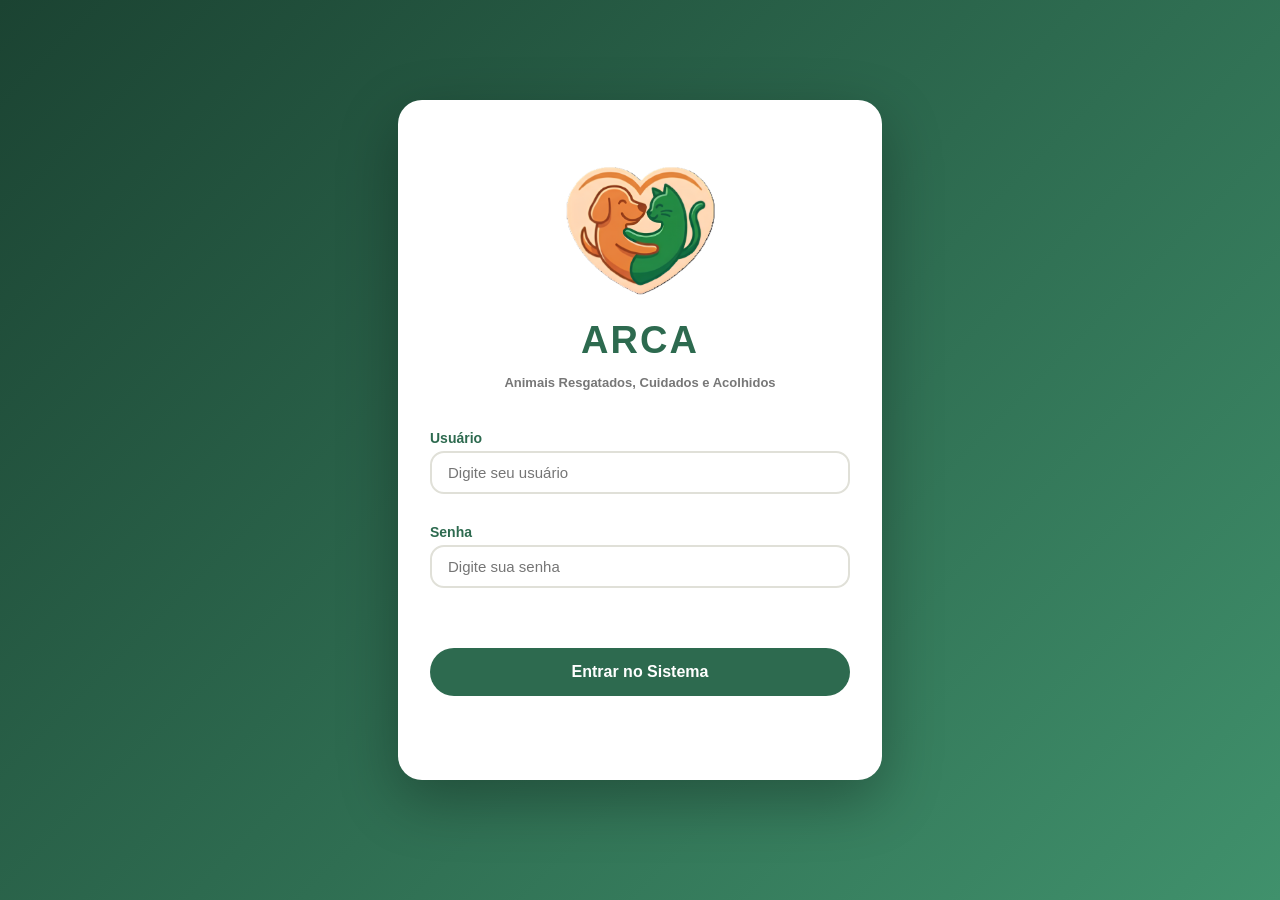
<file: index.html>
<!DOCTYPE html>
<html lang="pt-br">
<head>
  <meta charset="UTF-8">
  <meta name="viewport" content="width=device-width, initial-scale=1.0">
  <title>Login</title>
  <link rel="stylesheet" href="./CSS/Login.css">
</head>

<body>
  <div class="login-card">
    <div class="login-logo">
      <div class="logo"><img src="./Imagens/Logo.png" alt="Logo do Site"></div>
      <h1>ARCA</h1>
      <p>Animais Resgatados, Cuidados e Acolhidos</p>
    </div>
    <div id="login-alerta" class="alerta-erro esconde">Usuário ou senha incorretos.</div>

    <div class="form-group">
      <label for="inp-usuario">Usuário</label>
      <input type="text" id="inp-usuario" placeholder="Digite seu usuário" autocomplete="username">
    </div>

    <div class="form-group">
      <label for="inp-senha">Senha</label>
      <input type="password" id="inp-senha" placeholder="Digite sua senha" autocomplete="current-password">
    </div>

    <button class="btn-login" onclick="realizarLogin()">Entrar no Sistema</button>
  </div>
</body>

</html>
<script src="./JS/Login.js"></script>
</file>
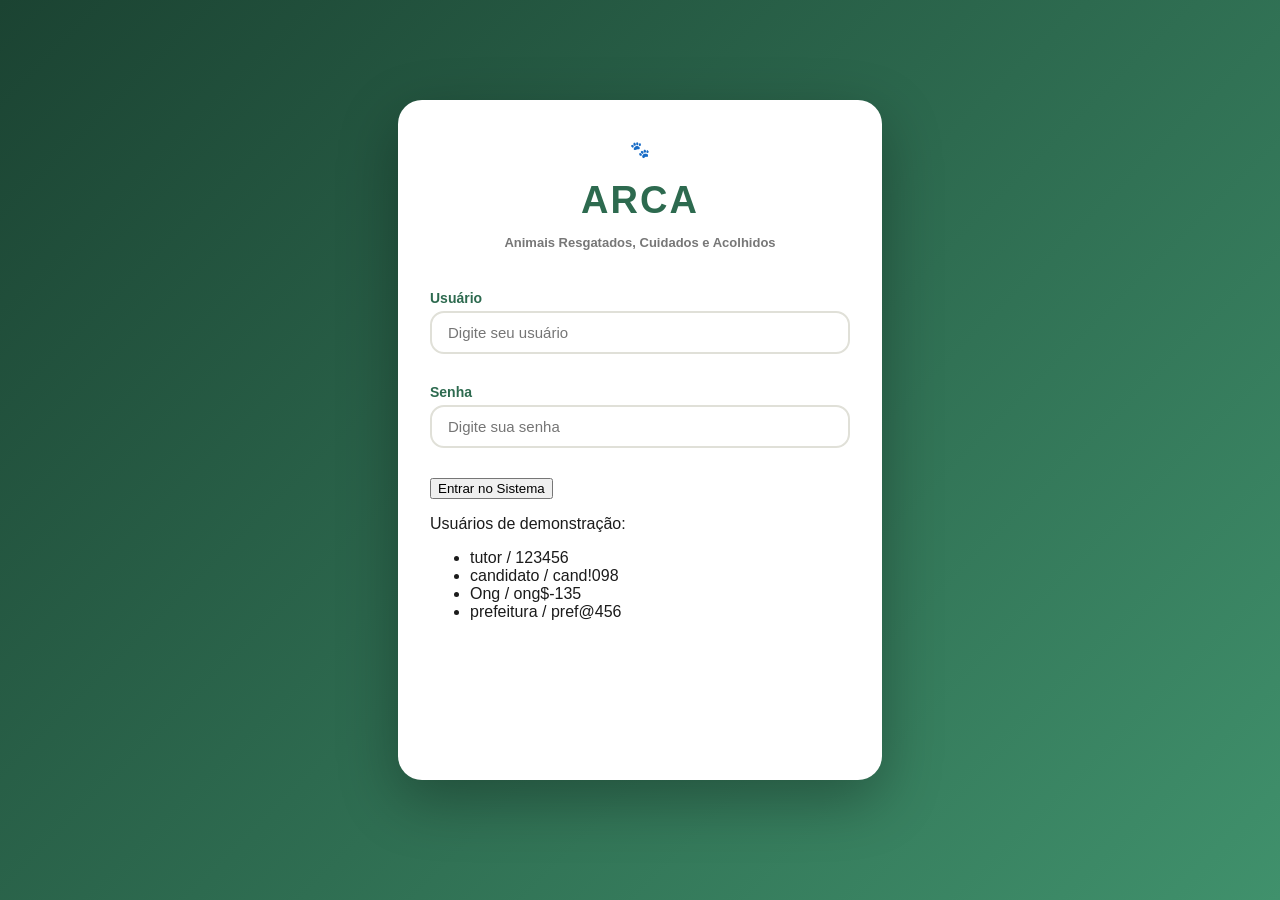
<file: Index.html>
<!DOCTYPE html>
<html lang="pt-br">
<head>
    <meta charset="UTF-8">
    <meta name="viewport" content="width=device-width, initial-scale=1.0">
    <title>Home</title>
    <link rel="stylesheet" href="./CSS/Login.css">
</head>
<body>
  <div class="login-card">
    <div class="login-logo">
      <div class="logo">🐾</div>
      <h1>ARCA</h1>
      <p>Animais Resgatados, Cuidados e Acolhidos</p>
    </div>
    <div id="login-alerta" class="alerta-erro esconde">Usuário ou senha incorretos.</div>
    <div class="form-group">
      <label for="inp-usuario">Usuário</label>
      <input type="text" id="inp-usuario" placeholder="Digite seu usuário" autocomplete="username">
    </div>
    <div class="form-group">
      <label for="inp-senha">Senha</label>
      <input type="password" id="inp-senha" placeholder="Digite sua senha" autocomplete="current-password">
    </div>
    <button class="btn btn-primary" onclick="realizarLogin()">Entrar no Sistema</button>
    <div class="dica-usuarios">
      <p>Usuários de demonstração:</p>
      <ul>
        <li>tutor / 123456</li>
        <li>candidato / cand!098</li>
        <li>Ong / ong$-135</li>
        <li>prefeitura / pref@456</li>
      </ul>
    </div>
  </div>
</body>
</html>
<script src="./JS/Login.js"></script>
</file>
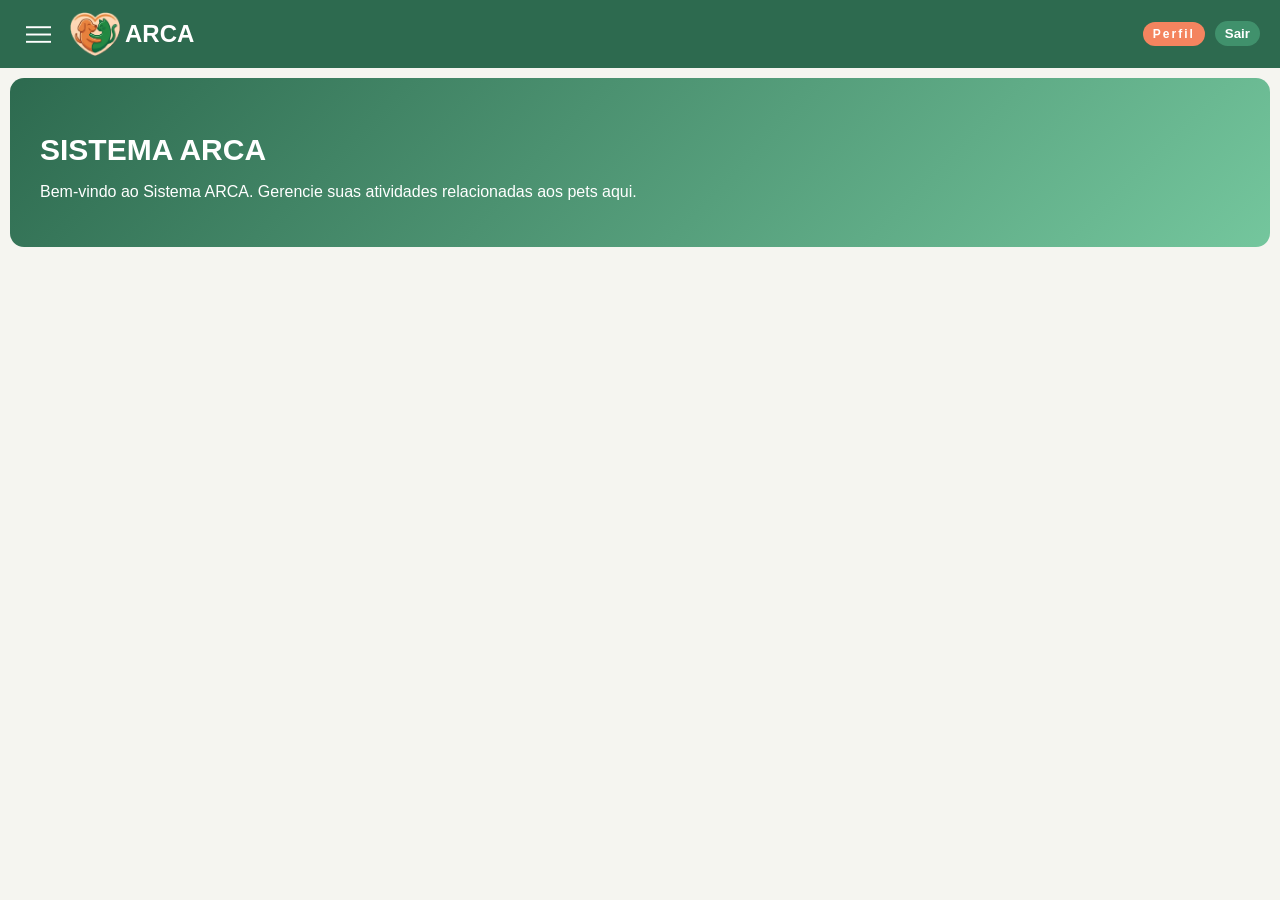
<file: Telas/home.html>
<!DOCTYPE html>
<html lang="pt-br">
<head>
  <meta charset="UTF-8">
  <meta name="viewport" content="width=device-width, initial-scale=1.0">
  <link rel="stylesheet" href="../CSS/Home.css">
  <title>Home</title>
</head>

<body>
  <div class="topo">
    <div class="topo-menu">
      <button class="menu-logo" onclick="abreMenu()"><img src="../Imagens/Icones/menu-de-hamburguer.png"
          alt="Menu Lateral"></button>
      <img class="logo" src="../Imagens/Logo.png" alt="Logo do Site">
      <h2>ARCA</h2>
    </div>
    <div class="topo-perfil">
      <div class="perfil" id="perfil">Perfil</div>
      <button class="btn-sair" onclick="sair()">Sair</button>
    </div>
  </div>
  <div class="area-principal">
    <nav class="menu-lateral" id="menu-lateral"></nav>
    <main class="conteudo" id="conteudo">

      <div class="banner">
        <h2>SISTEMA ARCA</h2>
        <p>Bem-vindo ao Sistema ARCA. Gerencie suas atividades relacionadas aos pets aqui.</p>
      </div>

    </main>
  </div>
</body>

</html>
<script src="../JS/Home.js"></script>
</file>
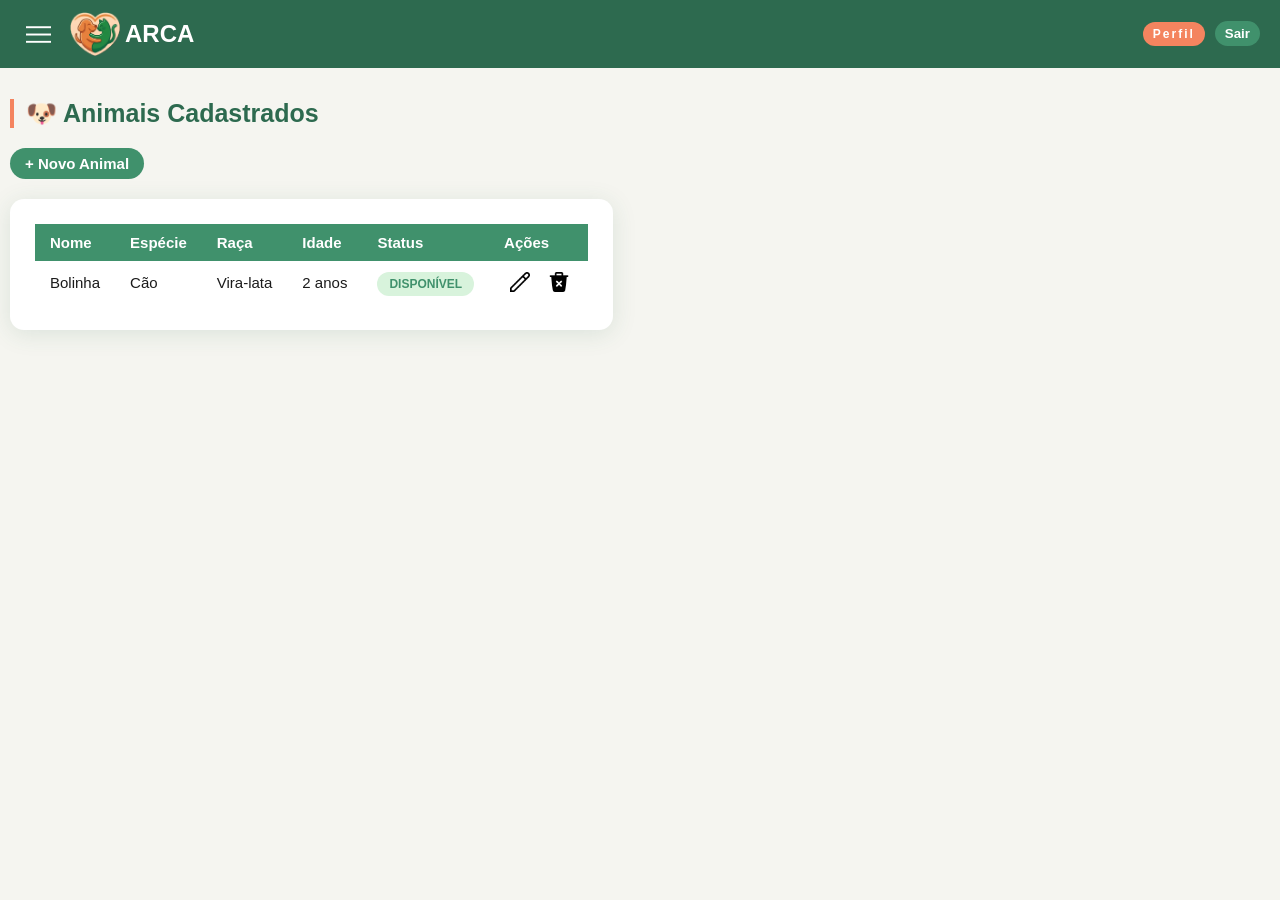
<file: Telas/Ong/animaiscadastrados.html>
<!DOCTYPE html>
<html lang="pt-br">
<head>
  <meta charset="UTF-8">
  <meta name="viewport" content="width=device-width, initial-scale=1.0">
  <link rel="stylesheet" href="../../CSS/Ong/animaiscadastrados.css">
  <title>Animais Cadastrados</title>
</head>

<body>
  <div class="topo">
    <div class="topo-menu">
      <button class="menu-logo" onclick="abreMenu()"><img src="../../Imagens/Icones/menu-de-hamburguer.png"
          alt="Menu Lateral"></button>
      <img class="logo" src="../../Imagens/Logo.png" alt="Logo do Site">
      <h2>ARCA</h2>
    </div>
    <div class="topo-perfil">
      <div class="perfil" id="perfil">Perfil</div>
      <button class="btn-sair" onclick="sair()">Sair</button>
    </div>
  </div>
  <div class="area-principal">
    <nav class="menu-lateral" id="menu-lateral"></nav>
    <main class="conteudo" id="conteudo">

      <h2 class="titulo">&#x1F436; Animais Cadastrados</h2>
        <button class="btn" onclick="abrirModalNovoAnimal()">+ Novo Animal</button>
      <div class="card">
        <table>
          <thead>
            <tr>
              <th>Nome</th>
              <th>Espécie</th>
              <th>Raça</th>
              <th>Idade</th>
              <th>Status</th>
              <th>Ações</th>
            </tr>
          </thead>
          <tbody>
            <tr>
              <td>Bolinha</td>
              <td>Cão</td>
              <td>Vira-lata</td>
              <td>2 anos</td>
              <td><span class="tag tag-verde">Disponível</span>
              </td>
              <td>
                <div class="acoes">
                  <button class="btn-altera" onclick="atualizar()"><img
                      src="../../Imagens/Icones/lapis.png" alt="Botão de alterar"></button>
                  <button class="btn-exclui" onclick="excluir()"><img
                      src="../../Imagens/Icones/lixeira.png" alt="Botão de excluir"></button>
                </div>
              </td>
            </tr>
          </tbody>
        </table>
      </div>

    </main>
  </div>
</body>

</html>
<script src="../../JS/Ong/animaiscadastrados.js"></script>
</file>
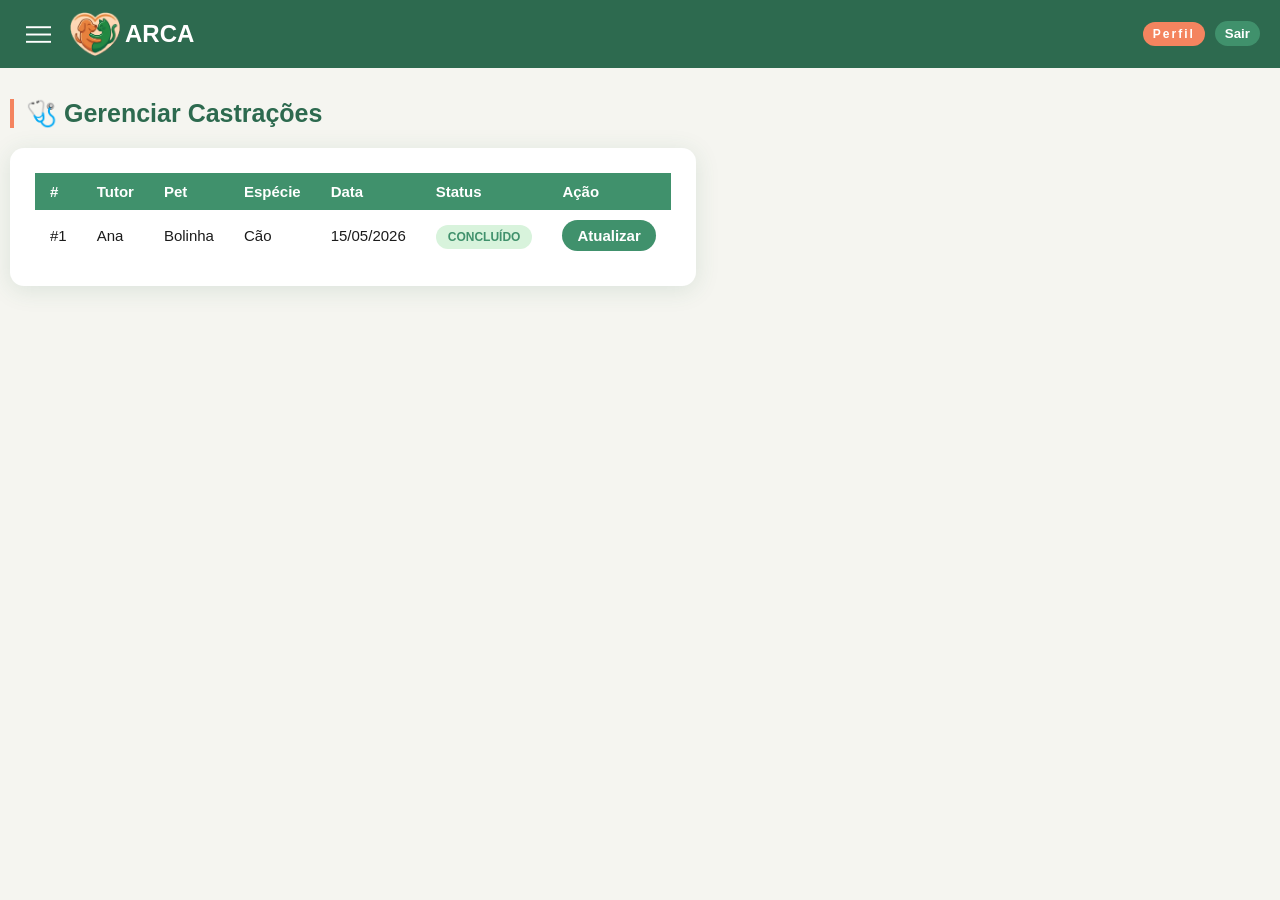
<file: Telas/Ong/castracoes.html>
<!DOCTYPE html>
<html lang="pt-br">
<head>
  <meta charset="UTF-8">
  <meta name="viewport" content="width=device-width, initial-scale=1.0">
  <link rel="stylesheet" href="../../CSS/Ong/castracoes.css">
  <title>Castrações</title>
</head>

<body>
  <div class="topo">
    <div class="topo-menu">
      <button class="menu-logo" onclick="abreMenu()"><img src="../../Imagens/Icones/menu-de-hamburguer.png"
          alt="Menu Lateral"></button>
      <img class="logo" src="../../Imagens/Logo.png" alt="Logo do Site">
      <h2>ARCA</h2>
    </div>
    <div class="topo-perfil">
      <div class="perfil" id="perfil">Perfil</div>
      <button class="btn-sair" onclick="sair()">Sair</button>
    </div>
  </div>
  <div class="area-principal">
    <nav class="menu-lateral" id="menu-lateral"></nav>
    <main class="conteudo" id="conteudo">

      <h2 class="titulo">&#x1FA7A; Gerenciar Castrações</h2>
      <div class="card">
        <table>
          <thead>
            <tr>
              <th>#</th>
              <th>Tutor</th>
              <th>Pet</th>
              <th>Espécie</th>
              <th>Data</th>
              <th>Status</th>
              <th>Ação</th>
            </tr>
          </thead>
          <tbody>
            <tr>
              <td>#1</td>
              <td>Ana</td>
              <td>Bolinha</td>
              <td>Cão</td>
              <td>15/05/2026</td>
              <td><span
                  class="tag tag-verde">Concluído</span>
              </td>
              <td><button class="btn" onclick=atualizar()>Atualizar</button></td>
            </tr>
          </tbody>
        </table>
      </div>

    </main>
  </div>
</body>

</html>
<script src="../../JS/Ong/castracoes.js"></script>
</file>
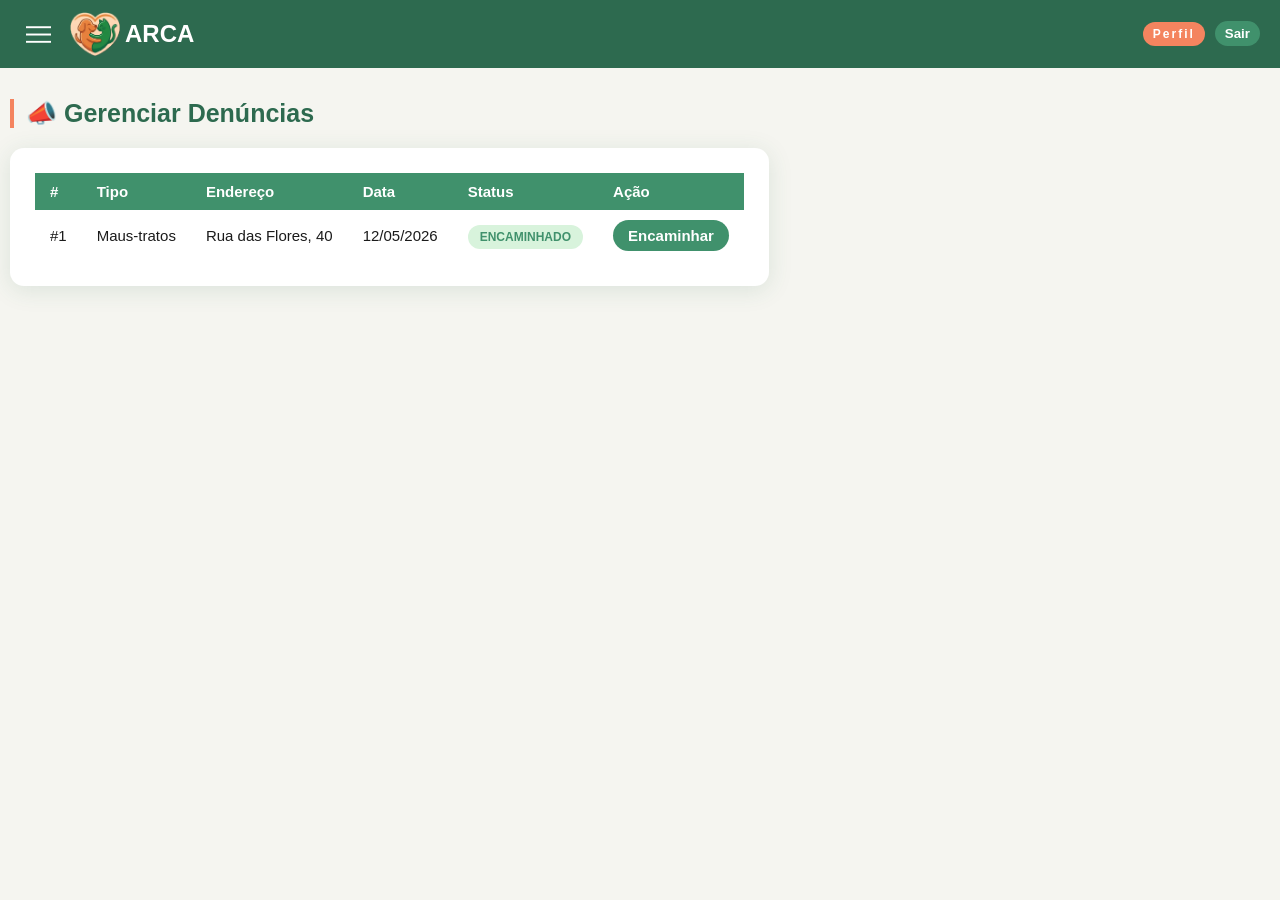
<file: Telas/Ong/denuncias.html>
<!DOCTYPE html>
<html lang="pt-br">
<head>
  <meta charset="UTF-8">
  <meta name="viewport" content="width=device-width, initial-scale=1.0">
  <link rel="stylesheet" href="../../CSS/Ong/denuncias.css">
  <title>Denúncias</title>
</head>

<body>
  <div class="topo">
    <div class="topo-menu">
      <button class="menu-logo" onclick="abreMenu()"><img src="../../Imagens/Icones/menu-de-hamburguer.png"
          alt="Menu Lateral"></button>
      <img class="logo" src="../../Imagens/Logo.png" alt="Logo do Site">
      <h2>ARCA</h2>
    </div>
    <div class="topo-perfil">
      <div class="perfil" id="perfil">Perfil</div>
      <button class="btn-sair" onclick="sair()">Sair</button>
    </div>
  </div>
  <div class="area-principal">
    <nav class="menu-lateral" id="menu-lateral"></nav>
    <main class="conteudo" id="conteudo">

      <h2 class="titulo">📣 Gerenciar Denúncias</h2>
      <div class="card">
        <table>
          <thead>
            <tr>
              <th>#</th>
              <th>Tipo</th>
              <th>Endereço</th>
              <th>Data</th>
              <th>Status</th>
              <th>Ação</th>
            </tr>
          </thead>
          <tbody>
            <tr>
              <td>#1</td>
              <td>Maus-tratos</td>
              <td>Rua das Flores, 40</td>
              <td>12/05/2026</td>
              <td><span class="tag tag-verde">ENCAMINHADO</span></td>
              <td><button class="btn " onclick=encaminhar()>Encaminhar</button>
              </td>
            </tr>
          </tbody>
        </table>
      </div>

    </main>
  </div>
</body>

</html>
<script src="../../JS/Ong/denuncias.js"></script>
</file>
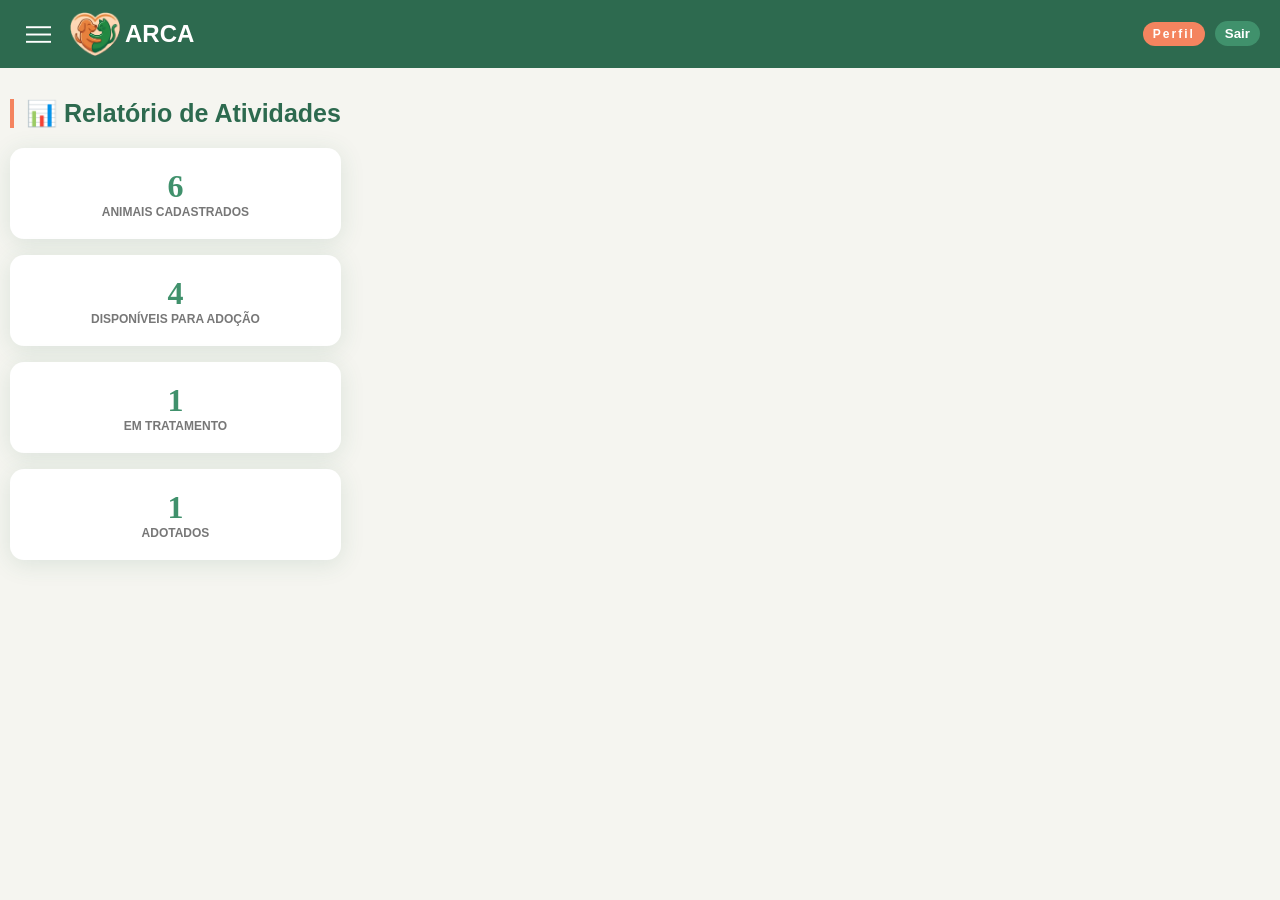
<file: Telas/Ong/relatorio.html>
<!DOCTYPE html>
<html lang="pt-br">
<head>
  <meta charset="UTF-8">
  <meta name="viewport" content="width=device-width, initial-scale=1.0">
  <link rel="stylesheet" href="../../CSS/Ong/relatorio.css">
  <title>Relatório</title>
</head>

<body>
  <div class="topo">
    <div class="topo-menu">
      <button class="menu-logo" onclick="abreMenu()"><img src="../../Imagens/Icones/menu-de-hamburguer.png"
          alt="Menu Lateral"></button>
      <img class="logo" src="../../Imagens/Logo.png" alt="Logo do Site">
      <h2>ARCA</h2>
    </div>
    <div class="topo-perfil">
      <div class="perfil" id="perfil">Perfil</div>
      <button class="btn-sair" onclick="sair()">Sair</button>
    </div>
  </div>
  <div class="area-principal">
    <nav class="menu-lateral" id="menu-lateral"></nav>
    <main class="conteudo" id="conteudo">

      <h2 class="titulo">&#128202; Relatório de Atividades</h2>
      <div class="dash-cards">
        <div class="dash-card">
          <div class="numero">6</div>
          <div class="rotulo">Animais cadastrados</div>
        </div>
        <div class="dash-card">
          <div class="numero">4</div>
          <div class="rotulo">Disponíveis para adoção</div>
        </div>
        <div class="dash-card">
          <div class="numero">1</div>
          <div class="rotulo">Em tratamento</div>
        </div>
        <div class="dash-card">
          <div class="numero">1</div>
          <div class="rotulo">Adotados</div>
        </div>
      </div>
    </main>
  </div>
</body>

</html>
<script src="../../JS/Ong/relatorio.js"></script>
</file>
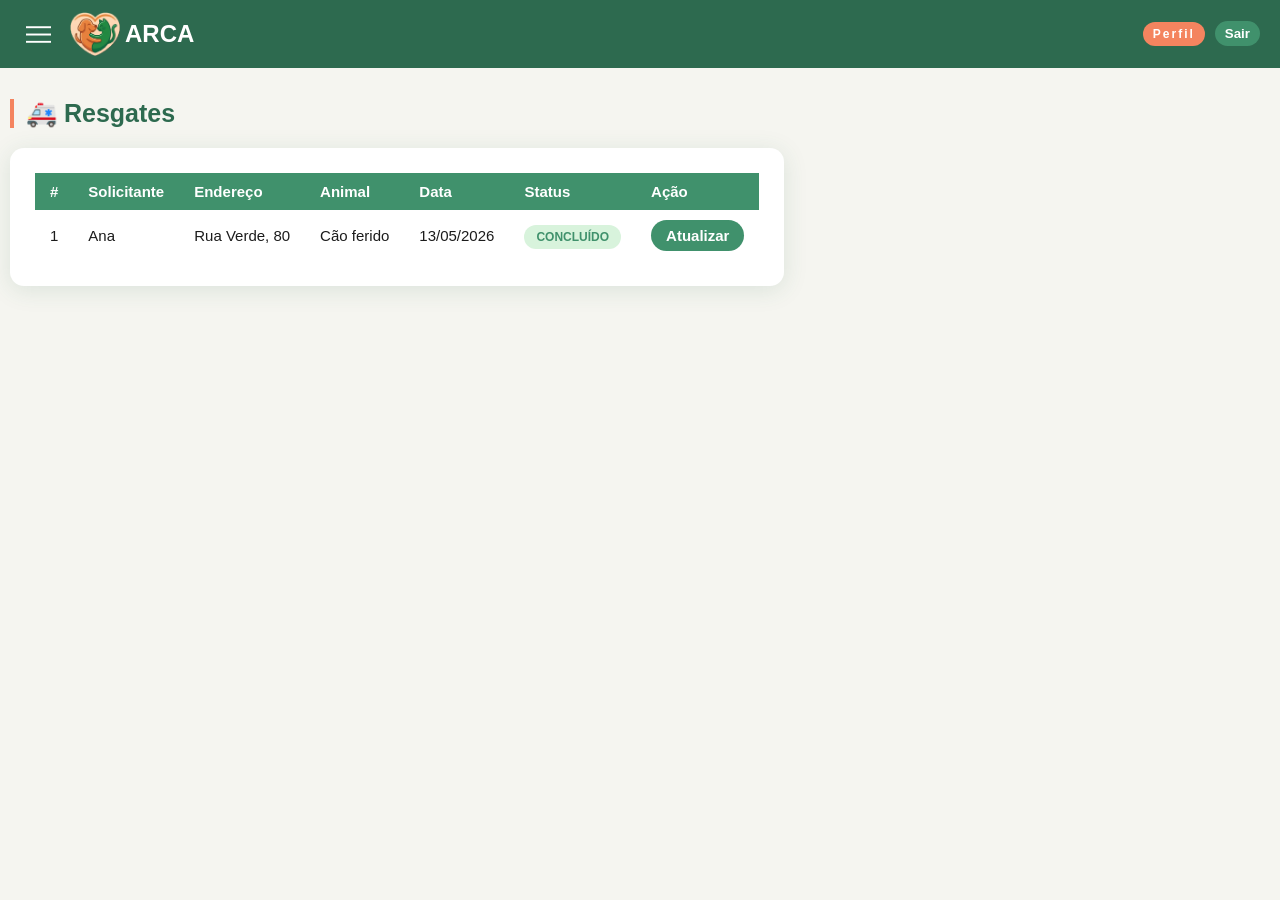
<file: Telas/Ong/resgates.html>
<!DOCTYPE html>
<html lang="pt-br">
<head>
  <meta charset="UTF-8">
  <meta name="viewport" content="width=device-width, initial-scale=1.0">
  <link rel="stylesheet" href="../../CSS/Ong/resgates.css">
  <title>Resgates</title>
</head>

<body>
  <div class="topo">
    <div class="topo-menu">
      <button class="menu-logo" onclick="abreMenu()"><img src="../../Imagens/Icones/menu-de-hamburguer.png"
          alt="Menu Lateral"></button>
      <img class="logo" src="../../Imagens/Logo.png" alt="Logo do Site">
      <h2>ARCA</h2>
    </div>
    <div class="topo-perfil">
      <div class="perfil" id="perfil">Perfil</div>
      <button class="btn-sair" onclick="sair()">Sair</button>
    </div>
  </div>
  <div class="area-principal">
    <nav class="menu-lateral" id="menu-lateral"></nav>
    <main class="conteudo" id="conteudo">

      <h2 class="titulo">🚑 Resgates</h2>
      <div class="card">
        <table>
          <thead>
            <tr>
              <th>#</th>
              <th>Solicitante</th>
              <th>Endereço</th>
              <th>Animal</th>
              <th>Data</th>
              <th>Status</th>
              <th>Ação</th>
            </tr>
          </thead>
          <tbody>
            <tr>
              <td>1</td>
              <td>Ana</td>
              <td>Rua Verde, 80</td>
              <td>Cão ferido</td>
              <td>13/05/2026</td>
              <td><span class="tag tag-verde">Concluído</span></td>
              <td><button class="btn" onclick=atualizar()>Atualizar</button></td>
            </tr>
          </tbody>
        </table>
      </div>

    </main>
  </div>
</body>

</html>
<script src="../../JS/Ong/resgates.js"></script>
</file>
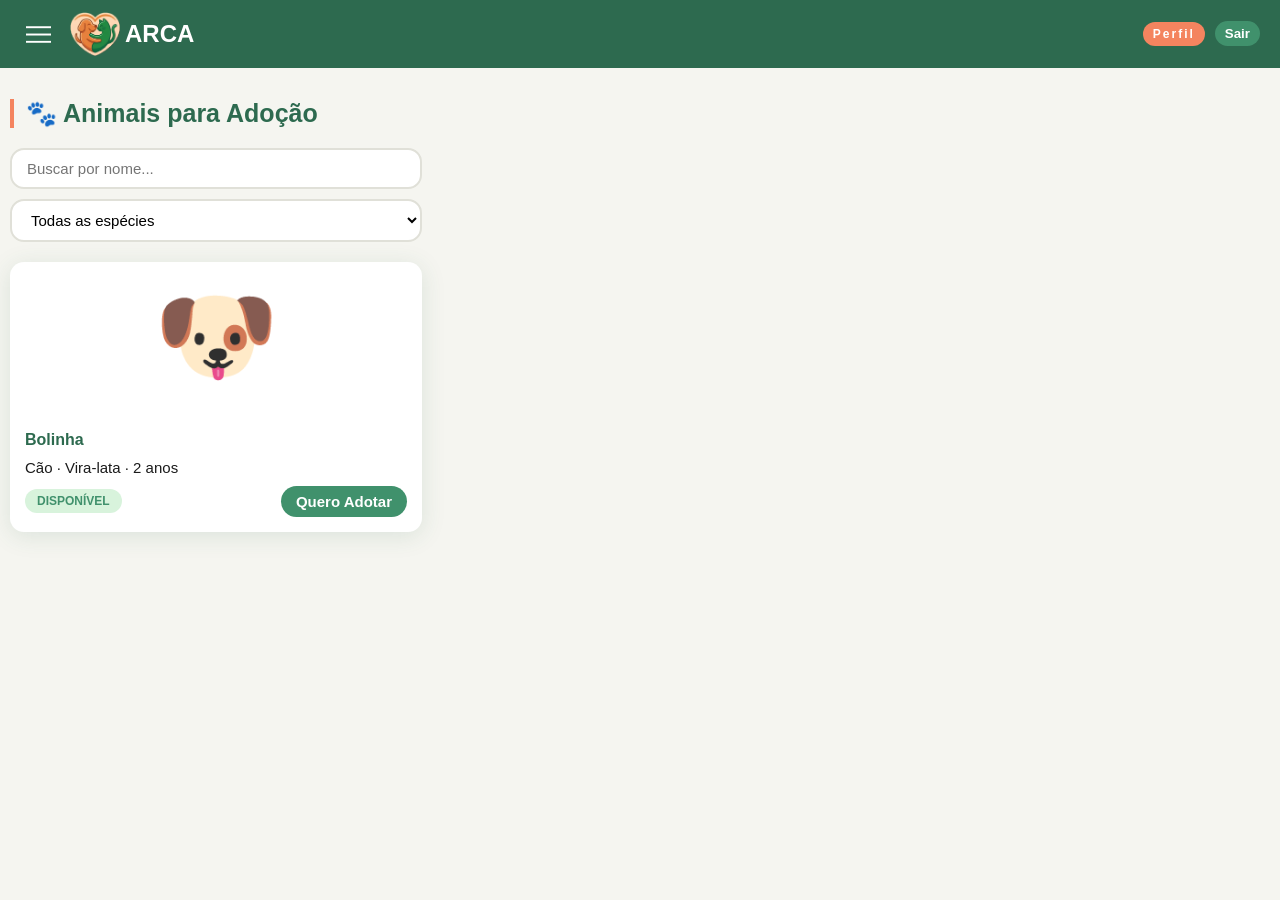
<file: Telas/Tutor/adocao.html>
<!DOCTYPE html>
<html lang="pt-br">
<head>
  <meta charset="UTF-8">
  <meta name="viewport" content="width=device-width, initial-scale=1.0">
  <link rel="stylesheet" href="../../CSS/Tutor/adocao.css">
  <title>Adoções</title>
</head>

<body>
  <div class="topo">
    <div class="topo-menu">
      <button class="menu-logo" onclick="abreMenu()"><img src="../../Imagens/Icones/menu-de-hamburguer.png"
          alt="Menu Lateral"></button>
      <img class="logo" src="../../Imagens/Logo.png" alt="Logo do Site">
      <h2>ARCA</h2>
    </div>
    <div class="topo-perfil">
      <div class="perfil" id="perfil">Perfil</div>
      <button class="btn-sair" onclick="sair()">Sair</button>
    </div>
  </div>
  <div class="area-principal">
    <nav class="menu-lateral" id="menu-lateral"></nav>
    <main class="conteudo" id="conteudo">

      <h2 class="titulo">&#x1F43E; Animais para Adoção</h2>
      <div class="busca-bar">
        <input type="text" placeholder="Buscar por nome..." id="busca-input" oninput="filtrarAnimais()">
        <select id="busca-especie" onchange="filtrarAnimais()">
          <option value="">Todas as espécies</option>
          <option>Cão</option>
          <option>Gato</option>
        </select>
      </div>
      <div class="animal-card" id="lista-animais">
        <div class="animal-foto">&#x1F436;</div>
        <div class="animal-info">
          <h4>Bolinha</h4>
          <p>Cão · Vira-lata · 2 anos</p>
          <div style="display: flex; justify-content: space-between; align-items: center;">
            <span class="tag tag-verde">DISPONÍVEL</span>
            <button class="btn-adotar">Quero Adotar</button>
          </div>
        </div>
      </div>


    </main>
  </div>
</body>

</html>
<script src="../../JS/Tutor/adocao.js"></script>
</file>
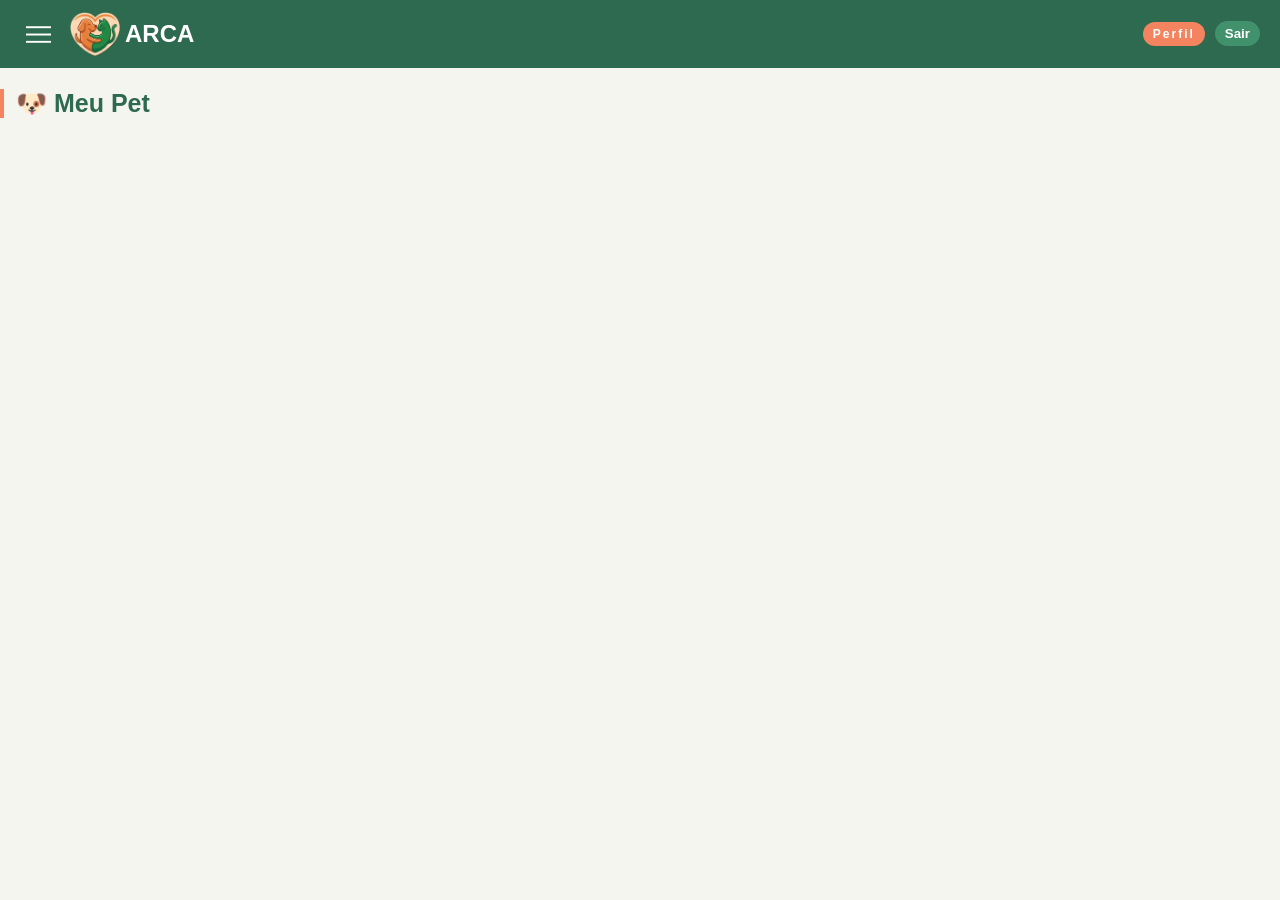
<file: Telas/Tutor/meuPet.html>
<!DOCTYPE html>
<html lang="pt-br">
<head>
    <meta charset="UTF-8">
    <meta name="viewport" content="width=device-width, initial-scale=1.0">
    <link rel="stylesheet" href="../../CSS/Tutor/meuPet.css">
    <title>Meu Pet</title>
</head>

<body>
    <div class="topo">
        <div class="topo-menu">
            <button class="menu-logo" onclick="abreMenu()"><img src="../../Imagens/Icones/menu-de-hamburguer.png"
                    alt="Menu Lateral"></button>
            <img class="logo" src="../../Imagens/Logo.png" alt="Logo do Site">
            <h2>ARCA</h2>
        </div>
        <div class="topo-perfil">
            <div class="perfil" id="perfil">Perfil</div>
            <button class="btn-sair" onclick="sair()">Sair</button>
        </div>
    </div>
    <div class="area-principal">
        <nav class="menu-lateral" id="menu-lateral"></nav>
        <div>
            <h2 class="titulo">&#x1F436 Meu Pet</h2>
            <main class="conteudo" id="conteudo"></main>

        </div>
    </div>
</body>

</html>
<script src="../../JS/Tutor/meuPet.js"></script>

<div class="fundo-cadastro" id="fundo_cadastro">
    <div class="card-cadastro" id="card_cadastro">
        <div class="titulo-card">
            <h3>Cadastrar Novo Pet</h3>
            <button class="btn-fechar" onclick="fecharCadastroPet()"><img src="../../Imagens/Icones/cruz.png"
                    alt="Botão de fechar"></button>
        </div>
        <form>
            <label>Nome do pet:</label>
            <input type="text" name="nomePet" id="nomePet" placeholder="Escreva o nome do Pet">

            <div class="lado-lado">

                <label>Espécie:</label>
                <select type="text" name="especie" id="especie">
                    <option value="Cão">Cão</option>
                    <option value="Gato">Gato</option>
                </select>

                <label>Raça:</label>
                <input type="text" name="raca" id="raca" placeholder="Raça do Pet">
            </div>

            <div class="lado-lado">
                <label>Idade:</label>
                <input type="text" name="idade" id="idade" placeholder="Ex: 2 anos">

                <label>Sexo:</label>
                <select type="text" name="sexo" id="sexo">
                    <option value="Macho">Macho</option>
                    <option value="Fêmea">Fêmea</option>
                </select>
            </div>
            <div style="display: flex; align-items: center ;gap: 10px; margin-top: 20px;">

                <div style="display: flex; align-items: center ;gap: 10px;">
                    <label>Peso:</label>
                    <input type="text" name="peso" id="peso" placeholder="Ex: 8 kg" style="max-width: 300px;">
                </div>

                <div>
                    <label>Castrado:</label>
                    <div style="display: flex;">
                        <input type="radio" id="Sim" name="opcao" value="Sim">Sim
                        <input type="radio" id="Nao" name="opcao" value="Não">Não
                    </div>
                </div>
            </div>

            <button type="reset" class="btn-salvar" onclick="salvarCadastroPet()">Salvar</button>
        </form>
    </div>
</div>




<div class="fundo-cadastro" id="fundo_altera">
    <div class="card-cadastro" id="card_altera">
        <div class="titulo-card">
            <h3>Alterar Pet</h3>
            <button class="btn-fechar" onclick="fecharAlteraPet()"><img src="../../Imagens/Icones/cruz.png"
                    alt="Botão de fechar"></button>
        </div>
        <form>
            <label>Nome do pet:</label>
            <input type="text" name="AlteraNomePet" id="AlteraNomePet" placeholder="Escreva o nome do Pet">

            <div class="lado-lado">

                <label>Espécie:</label>
                <select type="text" name="AlteraEspecie" id="AlteraEspecie">
                    <option value="Cão">Cão</option>
                    <option value="Gato">Gato</option>
                </select>

                <label>Raça:</label>
                <input type="text" name="AlteraRaca" id="AlteraRaca" placeholder="Raça do Pet">
            </div>

            <div class="lado-lado">
                <label>Idade:</label>
                <input type="text" name="AlteraIdade" id="AlteraIdade" placeholder="Ex: 2 anos">

                <label>Sexo:</label>
                <select type="text" name="AlteraSexo" id="AlteraSexo">
                    <option value="Macho">Macho</option>
                    <option value="Fêmea">Fêmea</option>
                </select>
            </div>
            <div style="display: flex; align-items: center ;gap: 10px; margin-top: 20px;">

                <div style="display: flex; align-items: center ;gap: 10px;">
                    <label>Peso:</label>
                    <input type="text" name="AlteraPeso" id="AlteraPeso" placeholder="Ex: 8 kg"
                        style="max-width: 300px;">
                </div>

                <div>
                    <label>Castrado:</label>
                    <div style="display: flex; justify-content: space-between;">
                        <input type="radio" id="AlteraSim" name="AlteraOpcao" value="Sim">Sim
                        <input type="radio" id="AlteraNao" name="AlteraOpcao" value="Não">Não
                    </div>
                </div>
            </div>

            <button type="reset" class="btn-salvar" onclick="alterarCadastroPet(petIdSelecionado)">Salvar</button>
        </form>
    </div>
</div>
</file>
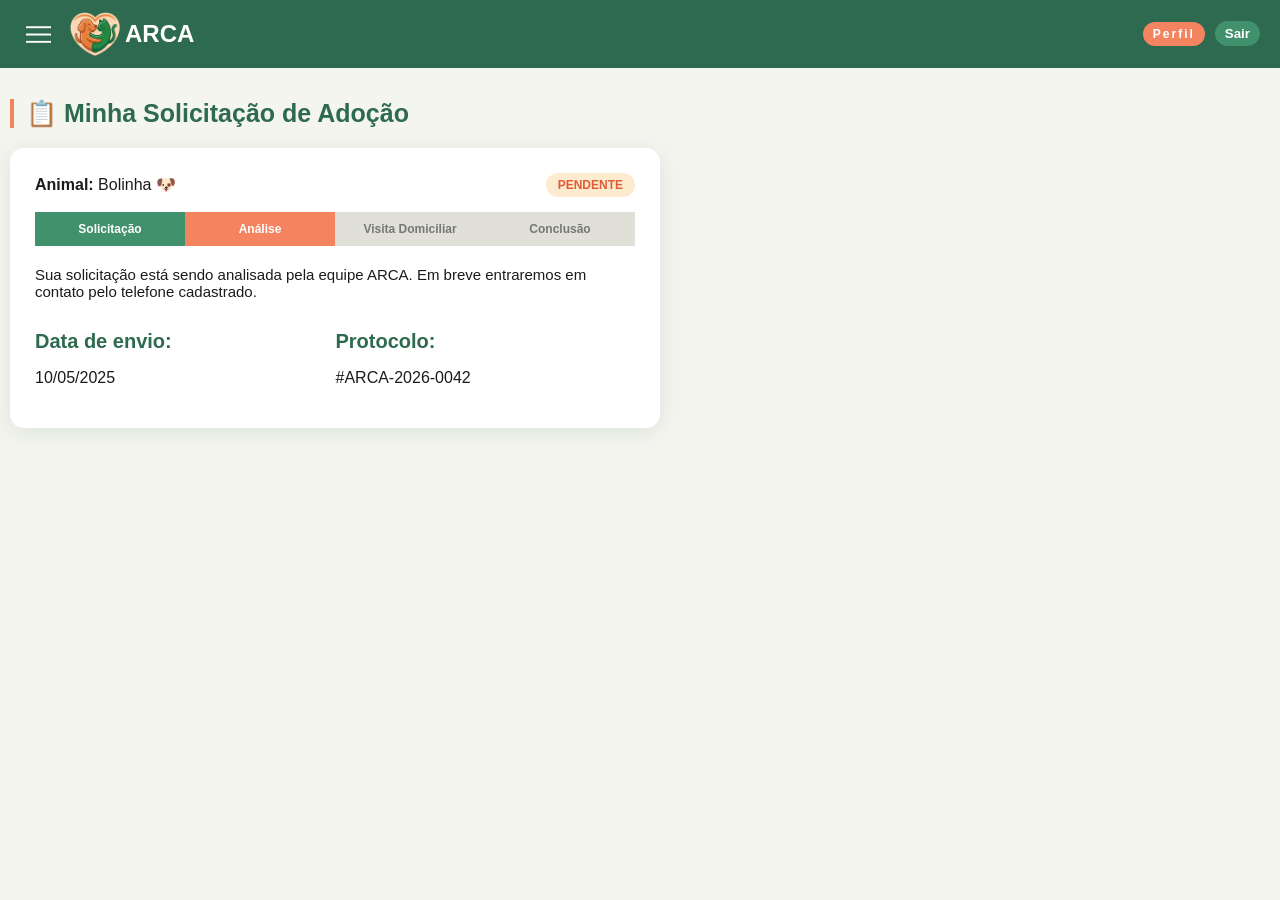
<file: Telas/Tutor/minhasolicitacao.html>
<!DOCTYPE html>
<html lang="pt-br">
<head>
  <meta charset="UTF-8">
  <meta name="viewport" content="width=device-width, initial-scale=1.0">
  <link rel="stylesheet" href="../../CSS/Tutor/minhasolicitacao.css">
  <title>Minhas Solicitações</title>
</head>

<body>
  <div class="topo">
    <div class="topo-menu">
      <button class="menu-logo" onclick="abreMenu()"><img src="../../Imagens/Icones/menu-de-hamburguer.png"
          alt="Menu Lateral"></button>
      <img class="logo" src="../../Imagens/Logo.png" alt="Logo do Site">
      <h2>ARCA</h2>
    </div>
    <div class="topo-perfil">
      <div class="perfil" id="perfil">Perfil</div>
      <button class="btn-sair" onclick="sair()">Sair</button>
    </div>
  </div>
  <div class="area-principal">
    <nav class="menu-lateral" id="menu-lateral"></nav>
    <main class="conteudo" id="conteudo">

      <h2 class="titulo">&#x1F4CB; Minha Solicitação de Adoção</h2>
      <div class="card">
        <div style="display:flex;justify-content:space-between;align-items:center;margin-bottom: 15px;">
          <div><strong>Animal:</strong> Bolinha &#x1F436;</div>
          <span class="tag tag-laranja">Pendente</span>
        </div>
        <div class="etapas">
          <div class="etapa soli">Solicitação</div>
          <div class="etapa ana">Análise</div>
          <div class="etapa">Visita Domiciliar</div>
          <div class="etapa">Conclusão</div>
        </div>
        <p style="font-size: 15px;">Sua solicitação está sendo analisada pela equipe
          ARCA. Em breve entraremos em contato pelo telefone cadastrado.</p>
        <div class="info">
          <div><label>Data de envio:</label>
            <p>10/05/2025</p>
          </div>
          <div><label>Protocolo:</label>
            <p>#ARCA-2026-0042</p>
          </div>
        </div>
      </div>

    </main>
  </div>
</body>

</html>
<script src="../../JS/Tutor/minhasolicitacao.js"></script>
</file>
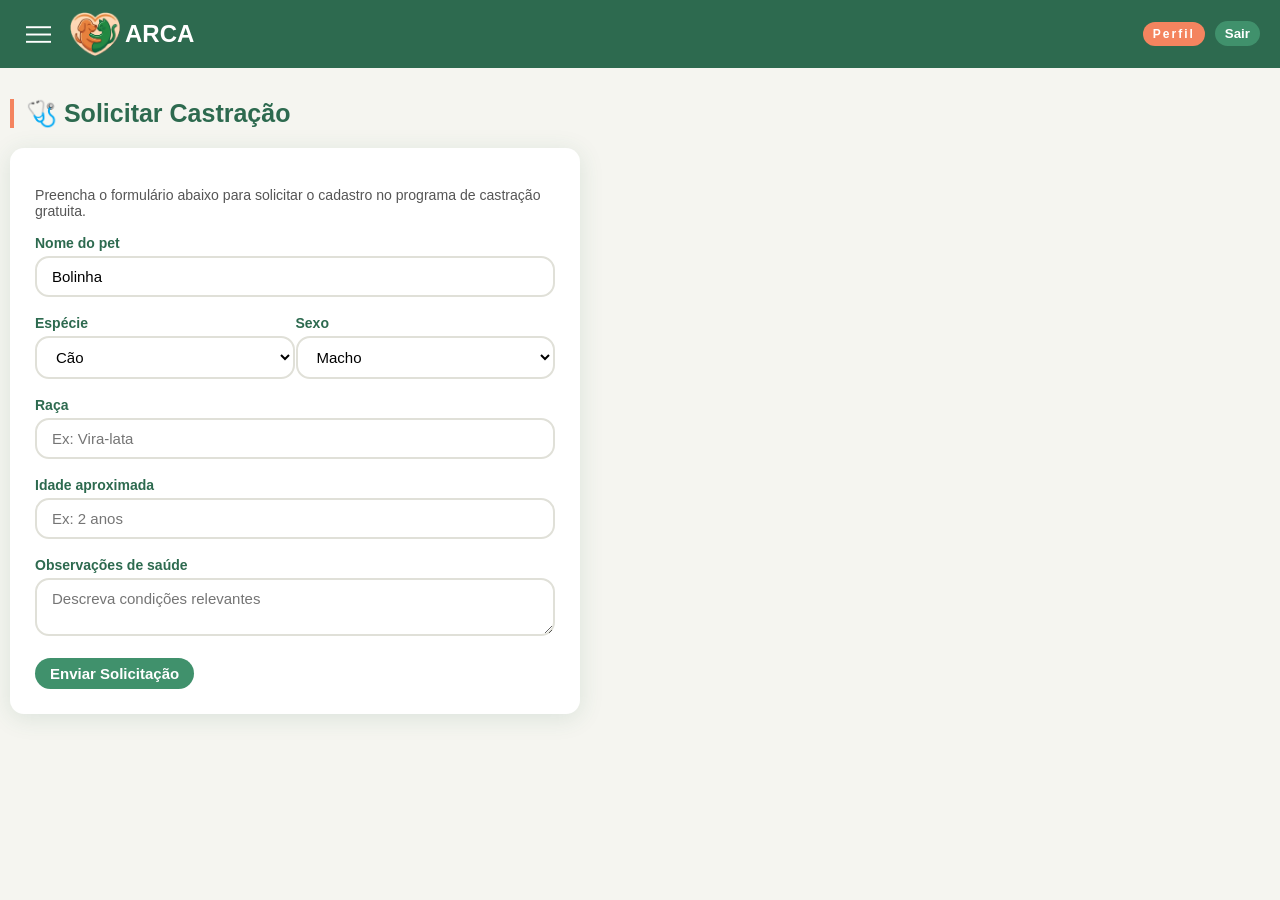
<file: Telas/Tutor/solicitarcastracao.html>
<!DOCTYPE html>
<html lang="pt-br">
<head>
  <meta charset="UTF-8">
  <meta name="viewport" content="width=device-width, initial-scale=1.0">
  <link rel="stylesheet" href="../../CSS/Tutor/solicitarcastracao.css">
  <title>Solicitar Castração</title>
</head>

<body>
  <div class="topo">
    <div class="topo-menu">
      <button class="menu-logo" onclick="abreMenu()"><img src="../../Imagens/Icones/menu-de-hamburguer.png"
          alt="Menu Lateral"></button>
      <img class="logo" src="../../Imagens/Logo.png" alt="Logo do Site">
      <h2>ARCA</h2>
    </div>
    <div class="topo-perfil">
      <div class="perfil" id="perfil">Perfil</div>
      <button class="btn-sair" onclick="sair()">Sair</button>
    </div>
  </div>
  <div class="area-principal">
    <nav class="menu-lateral" id="menu-lateral"></nav>
    <main class="conteudo" id="conteudo">

      <h2 class="titulo">&#x1FA7A; Solicitar Castração</h2>
      <div class="card">
        <p style="font-size:.88rem;color:#555;margin-bottom:1rem;">Preencha o formulário abaixo para solicitar o
          cadastro no programa de castração gratuita.</p>
        <div class="form-group"><label>Nome do pet</label><input type="text" value="Bolinha"></div>
        <div class="info">
          <div class="form-group"><label>Espécie</label>
            <select>
              <option>Cão</option>
              <option>Gato</option>
            </select>
          </div>
          <div class="form-group"><label>Sexo</label>
            <select>
              <option>Macho</option>
              <option>Fêmea</option>
            </select>
          </div>
        </div>
        <div class="form-group"><label>Raça</label><input type="text" placeholder="Ex: Vira-lata"></div>
        <div class="form-group"><label>Idade aproximada</label><input type="text" placeholder="Ex: 2 anos"></div>
        <div class="form-group"><label>Observações de saúde</label><textarea rows="2"
            placeholder="Descreva condições relevantes"></textarea></div>
        <button class="btn-enviar" onclick=enviar()>Enviar Solicitação</button>
      </div>
      

    </main>
  </div>
</body>

</html>
<script src="../../JS/Tutor/solicitarcastracao.js"></script>
</file>
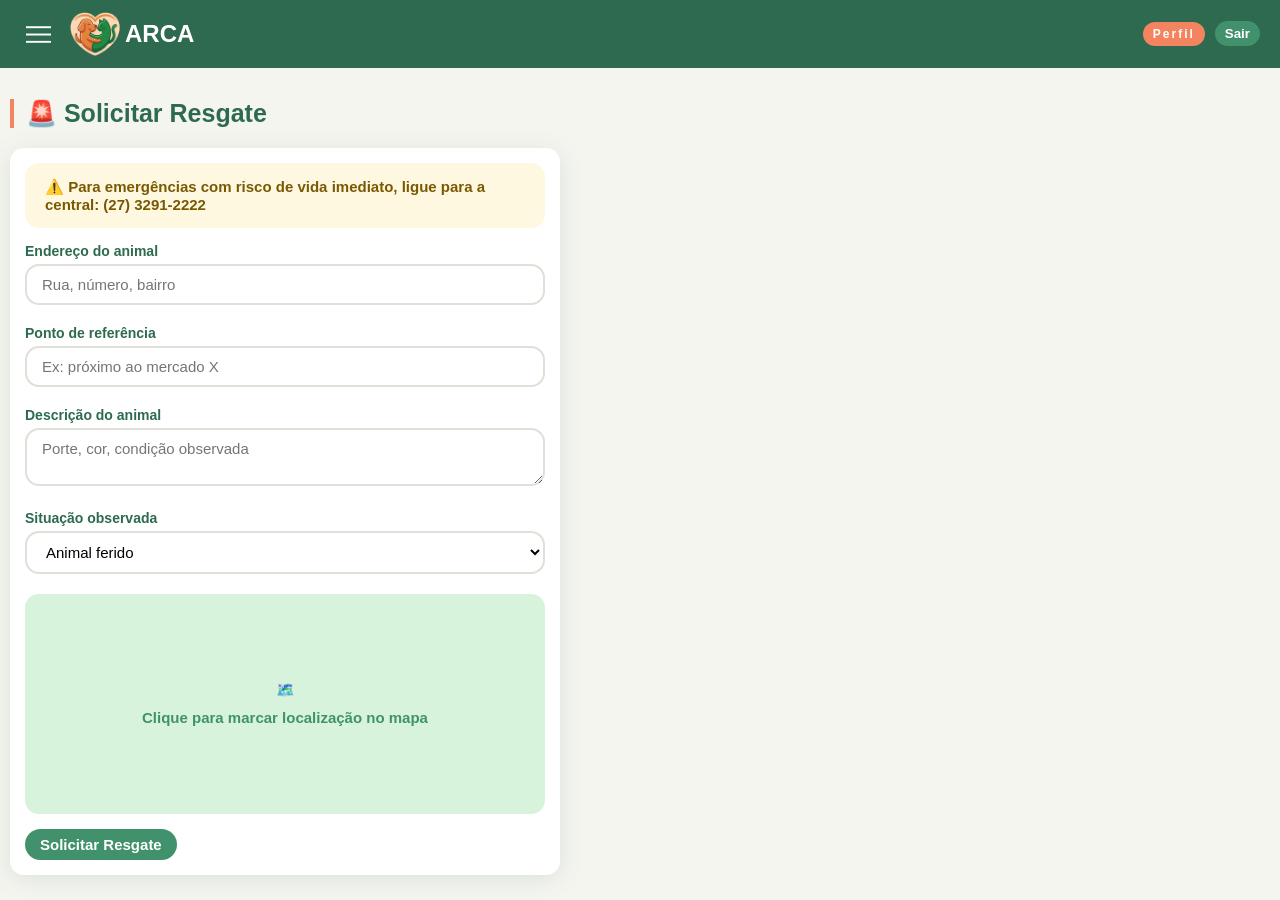
<file: Telas/Tutor/solicitarresgate.html>
<!DOCTYPE html>
<html lang="pt-br">
<head>
  <meta charset="UTF-8">
  <meta name="viewport" content="width=device-width, initial-scale=1.0">
  <link rel="stylesheet" href="../../CSS/Tutor/solicitarresgate.css">
  <title>Solicitar Resgate</title>
</head>

<body>
  <div class="topo">
    <div class="topo-menu">
      <button class="menu-logo" onclick="abreMenu()"><img src="../../Imagens/Icones/menu-de-hamburguer.png"
          alt="Menu Lateral"></button>
        <img class="logo" src="../../Imagens/Logo.png" alt="Logo do Site">
        <h2>ARCA</h2>
    </div>
    <div class="topo-perfil">
      <div class="perfil" id="perfil">Perfil</div>
      <button class="btn-sair" onclick="sair()">Sair</button>
    </div>
  </div>
  <div class="area-principal">
    <nav class="menu-lateral" id="menu-lateral"></nav>
    <main class="conteudo" id="conteudo">

      <h2 class="titulo">&#x1F6A8; Solicitar Resgate</h2>
      <div class="card">
        <div class="alert">
          ⚠️ Para emergências com risco de vida imediato, ligue para a central: <strong>(27) 3291-2222</strong>
        </div>
        <div class="form-group"><label>Endereço do animal</label><input type="text" placeholder="Rua, número, bairro">
        </div>
        <div class="form-group"><label>Ponto de referência</label><input type="text"
            placeholder="Ex: próximo ao mercado X"></div>
        <div class="form-group"><label>Descrição do animal</label><textarea rows="2"
            placeholder="Porte, cor, condição observada"></textarea></div>
        <div class="form-group"><label>Situação observada</label>
          <select>
            <option>Animal ferido</option>
            <option>Animal doente</option>
            <option>Animal em risco</option>
            <option>Animal abandonado</option>
          </select>
        </div>
        <div class="mapa">🗺️<span>Clique para marcar localização no mapa</span></div>
        <button class="btn-enviar" onclick=enviar()>Solicitar Resgate</button>
      </div>

    </main>
  </div>
</body>

</html>
<script src="../../JS/Tutor/solicitarresgate.js"></script>
</file>
<file: CSS/Login.css>
:root {
    --verde-esc: #2d6a4f;
    --verde: #40916c;
    --verde-cla: #74c69d;
    --verde-lt: #d8f3dc;
    --laranja: #f4845f;
    --cinza: #e0e0d8;
    --texto: #1b1b1b;
    --branco: #ffffff;
    --offwhite: #f5f5f0;
    --sombra: 0 4px 24px rgba(45, 106, 79, .13);
    --radius: 14px;
}


body {
    font-family: 'Nunito', sans-serif;
    color: var(--texto);
    box-sizing: border-box;
    margin: 0;
    display: flex;
    align-items: center;
    justify-content: center;
    background: linear-gradient(135deg, #1b4332 0%, var(--verde-esc) 50%, var(--verde) 100%);
    background-attachment: fixed;
}




.login-card {
    height: 600px;
    margin: 100px 20px;
    background: var(--branco);
    border-radius: 24px;
    padding: 40px 32px;
    width: 100%;
    max-width: 420px;
    box-shadow: 0 20px 60px rgba(0, 0, 0, .3);
    position: relative;
}



.login-logo {
    text-align: center;
    margin-bottom: 40px;
}


.logo img {
    margin-top: 25px;
    height: 130px;
}

.login-logo h1 {
    margin: 20px 0 0 0;
    font-size: 38px;
    color: var(--verde-esc);
    letter-spacing: 2px;
}

.login-logo p {
    font-size: 13px;
    color: #777;
    font-family: 'Nunito', sans-serif;
    font-weight: 600;
}




.btn-login {
    align-items: center;
    padding: 15px 25px;
    border-radius: 100px;
    border: none;
    font-weight: 700;
    font-size: 15px;
    cursor: pointer;
    background: var(--verde-esc);
    color: var(--branco);
    width: 100%;
    justify-content: center;
    margin-top: 30px;
    font-size: 16px;
    transition: all .2s;
}


.btn-login:hover {
    background: var(--laranja);
}



.form-group {
    margin: 30px 0;
}


input {
    width: 100%;
    padding: 11px 16px;
    border: 2px solid var(--cinza);
    border-radius: var(--radius);
    font-family: 'Nunito', sans-serif;
    font-size: 15px;
    background: var(--branco);
    transition: border .2s;
    outline: none;
    box-sizing: border-box;
}

input:focus {
    border-color: var(--verde);
}


label {
    display: block;
    font-weight: 700;
    margin-bottom: 5px;
    font-size: 14px;
    color: var(--verde-esc);
}




.alerta-erro {
    padding: 13px 19px;
    border-radius: var(--radius);
    margin-bottom: 16px;
    font-weight: 600;
    font-size: 14px;
    background: #fdecea;
    color: #c0392b;
}

.esconde {
    display: none;
}
</file>
<file: CSS/Home.css>
:root {
    --verde-esc: #2d6a4f;
    --verde: #40916c;
    --verde-cla: #74c69d;
    --verde-lt: #d8f3dc;
    --laranja: #f4845f;
    --cinza: #e0e0d8;
    --texto: #1b1b1b;
    --branco: #ffffff;
    --offwhite: #f5f5f0;
    --sombra: 0 4px 24px rgba(45, 106, 79, .13);
    --radius: 14px;
}


html {
    height: 100%;
}


body {
    font-family: 'Nunito', sans-serif;
    background: var(--offwhite);
    color: var(--texto);
    flex-direction: column;
    display: flex;
    margin: 0;
    height: 100%;
    background-attachment: fixed;
}




.topo {
    background: var(--verde-esc);
    color: var(--branco);
    display: flex;
    align-items: center;
    justify-content: space-between;
    padding: 0 20px;

}



.topo-menu {
    display: flex;
    align-items: center;
    gap: 5px;
}

.menu-logo {
    margin-right: 20px;
    background: none;
    border: none;
    width: 25px;
    height: 25px;
    cursor: pointer;
}

.menu-logo img {

    width: 25px;
    height: 25px;
    filter: invert(1);
}

.logo {
    width: 50px;
    margin: 0;
}


.topo-perfil {
    display: flex;
    align-items: center;
    gap: 10px;
}

.perfil {
    background: var(--laranja);
    border-radius: 100px;
    padding: 5px 10px;
    font-weight: bold;
    font-size: 12px;
    letter-spacing: 2px;
    transition: all .2s;
}

.perfil:hover {
    background: var(--verde-cla);
}


.btn-sair {
    background: var(--verde);
    border: none;
    color: var(--branco);
    border-radius: 100px;
    padding: 5px 10px;
    font-weight: bold;
    cursor: pointer;
    transition: all .2s;
}

.btn-sair:hover {
    background: var(--verde-cla);
}


.area-principal {
    display: flex;
    flex: 1;
    overflow-x: hidden;
}


nav.menu-lateral.aberto {
    display: block;
}


nav.menu-lateral {
    display: none;
    width: 220px;
    background: linear-gradient(135deg, var(--verde-esc) 0%, var(--verde-cla));
    border-right: 0;
    flex-shrink: 0;
    position: fixed;
    height: 100%;
}

nav.menu-lateral a {
    display: flex;
    align-items: center;
    gap: 10px;
    padding: 10px 20px;
    color: var(--branco);
    font-weight: bold;
    text-decoration: none;
    transition: all .2s;
}

nav.menu-lateral a:hover,
nav.menu-lateral a#home {
    background: var(--verde-lt);
    color: var(--verde);
}

nav.menu-lateral a .icone {
    text-align: center;
}


.conteudo {
    margin: 10px;
    width: 100%;
}

@media (max-width: 360px) {
    .logo {
        display: none;
    }

    .perfil {
        display: none;
    }

    h2 {
        display: none;
    }

    .topo {
        padding: 15px 10px;
    }
}



.banner {
    background: linear-gradient(135deg, var(--verde-esc) 0%, var(--verde-cla) 100%);
    color: var(--branco);
    border-radius: var(--radius);
    padding: 30px;
    margin-bottom: 25px;
}

.banner h2 {
    font-size: 30px;
    margin-bottom: 10px;
}
</file>
<file: CSS/Ong/animaiscadastrados.css>
:root {
    --verde-esc: #2d6a4f;
    --verde: #40916c;
    --verde-cla: #74c69d;
    --verde-lt: #d8f3dc;
    --laranja: #f4845f;
    --cinza: #e0e0d8;
    --texto: #1b1b1b;
    --branco: #ffffff;
    --offwhite: #f5f5f0;
    --sombra: 0 4px 24px rgba(45, 106, 79, .13);
    --radius: 14px;
}


html {
    height: 100%;
}


body {
    font-family: 'Nunito', sans-serif;
    background: var(--offwhite);
    color: var(--texto);
    flex-direction: column;
    display: flex;
    margin: 0;
    height: 100%;
    background-attachment: fixed;
}




.topo {
    background: var(--verde-esc);
    color: var(--branco);
    display: flex;
    align-items: center;
    justify-content: space-between;
    padding: 0 20px;

}



.topo-menu {
    display: flex;
    align-items: center;
    gap: 5px;
}

.menu-logo {
    margin-right: 20px;
    background: none;
    border: none;
    width: 25px;
    height: 25px;
    cursor: pointer;
}

.menu-logo img {

    width: 25px;
    height: 25px;
    filter: invert(1);
}

.logo {
    width: 50px;
    margin: 0;
}


.topo-perfil {
    display: flex;
    align-items: center;
    gap: 10px;
}

.perfil {
    background: var(--laranja);
    border-radius: 100px;
    padding: 5px 10px;
    font-weight: bold;
    font-size: 12px;
    letter-spacing: 2px;
    transition: all .2s;
}

.perfil:hover {
    background: var(--verde-cla);
}


.btn-sair {
    background: var(--verde);
    border: none;
    color: var(--branco);
    border-radius: 100px;
    padding: 5px 10px;
    font-weight: bold;
    cursor: pointer;
    transition: all .2s;
}

.btn-sair:hover {
    background: var(--verde-cla);
}



.area-principal {
    display: flex;
    flex: 1;
    overflow-x: hidden;
}

nav.menu-lateral.aberto {
    display: block;
}


nav.menu-lateral {
    display: none;
    width: 220px;
    background: linear-gradient(135deg, var(--verde-esc) 0%, var(--verde-cla));
    border-right: 0;
    flex-shrink: 0;
    position: fixed;
    height: 100%;
}

nav.menu-lateral a {
    display: flex;
    align-items: center;
    gap: 11px;
    padding: 11px 22px;
    color: var(--branco);
    font-weight: bold;
    text-decoration: none;
    transition: all .2s;
}

nav.menu-lateral a:hover,
nav.menu-lateral a#home {
    background: var(--verde-lt);
    color: var(--verde);
}

nav.menu-lateral a .icone {
    font-weight: bold;
    text-align: center;
}



.conteudo {
    margin: 10px;
}

@media (max-width: 360px) {
    .logo {
        display: none;
    }

    .perfil {
        display: none;
    }

    h2 {
        display: none;
    }

    .topo {
        padding: 15px 10px;
    }
}




.titulo {
    font-size: 25px;
    color: var(--verde-esc);
    margin-bottom: 20px;
    border-left: 4px solid var(--laranja);
    padding-left: 12px;
}

.card {
    background: var(--branco);
    border-radius: var(--radius);
    box-shadow: var(--sombra);
    padding: 25px;
}

.btn {
    margin-bottom: 20px;
    border-radius: 100px;
    padding: 7px 15px;
    border: none;
    font-family: 'Nunito', sans-serif;
    font-weight: 700;
    cursor: pointer;
    font-size: 15px;
    background: var(--verde);
    color: var(--branco);

}

.btn-altera {
    margin-right: 15px;
    background: none;
    border: none;
    width: 20px;
    height: 20px;
    cursor: pointer;

}

.btn-altera img {
    width: 20px;
    height: 20px;
}



.btn-exclui {
    margin-right: 10px;
    background: none;
    border: none;
    width: 20px;
    height: 20px;
    cursor: pointer;
}

.btn-exclui img {
    width: 20px;
    height: 20px;
    transition: all .2s;
}



table {
    width: 100%;
    border-collapse: collapse;
    font-size: 15px;
}

thead tr {
    background: var(--verde);
    color: var(--branco);
}

th,
td {
    padding: 10px 15px;
    text-align: left;
}


.tag {
    padding: 5px 12px;
    border-radius: 100px;
    font-size: 12px;
    font-weight: 700;
    text-transform: uppercase;
}

.tag-verde {
    background: var(--verde-lt);
    color: var(--verde);
}
</file>
<file: CSS/Ong/castracoes.css>
:root {
    --verde-esc: #2d6a4f;
    --verde: #40916c;
    --verde-cla: #74c69d;
    --verde-lt: #d8f3dc;
    --laranja: #f4845f;
    --cinza: #e0e0d8;
    --texto: #1b1b1b;
    --branco: #ffffff;
    --offwhite: #f5f5f0;
    --sombra: 0 4px 24px rgba(45, 106, 79, .13);
    --radius: 14px;
}


html {
    height: 100%;
}


body {
    font-family: 'Nunito', sans-serif;
    background: var(--offwhite);
    color: var(--texto);
    flex-direction: column;
    display: flex;
    margin: 0;
    height: 100%;
    background-attachment: fixed;
}




.topo {
    background: var(--verde-esc);
    color: var(--branco);
    display: flex;
    align-items: center;
    justify-content: space-between;
    padding: 0 20px;

}



.topo-menu {
    display: flex;
    align-items: center;
    gap: 5px;
}

.menu-logo {
    margin-right: 20px;
    background: none;
    border: none;
    width: 25px;
    height: 25px;
    cursor: pointer;
}

.menu-logo img {

    width: 25px;
    height: 25px;
    filter: invert(1);
}

.logo {
    width: 50px;
    margin: 0;
}


.topo-perfil {
    display: flex;
    align-items: center;
    gap: 10px;
}

.perfil {
    background: var(--laranja);
    border-radius: 100px;
    padding: 5px 10px;
    font-weight: bold;
    font-size: 12px;
    letter-spacing: 2px;
    transition: all .2s;
}

.perfil:hover {
    background: var(--verde-cla);
}


.btn-sair {
    background: var(--verde);
    border: none;
    color: var(--branco);
    border-radius: 100px;
    padding: 5px 10px;
    font-weight: bold;
    cursor: pointer;
    transition: all .2s;
}

.btn-sair:hover {
    background: var(--verde-cla);
}



.area-principal {
    display: flex;
    flex: 1;
    overflow-x: hidden;
}


nav.menu-lateral.aberto {
    display: block;
}


nav.menu-lateral {
    display: none;
    width: 220px;
    background: linear-gradient(135deg, var(--verde-esc) 0%, var(--verde-cla));
    border-right: 0;
    flex-shrink: 0;
    position: fixed;
    height: 100%;
}

nav.menu-lateral a {
    display: flex;
    align-items: center;
    gap: 11px;
    padding: 11px 22px;
    color: var(--branco);
    font-weight: bold;
    text-decoration: none;
    transition: all .2s;
}

nav.menu-lateral a:hover,
nav.menu-lateral a#home {
    background: var(--verde-lt);
    color: var(--verde);
}

nav.menu-lateral a .icone {
    font-weight: bold;
    text-align: center;
}


.conteudo {
    margin: 10px;
}

@media (max-width: 360px) {
    .logo {
        display: none;
    }

    .perfil {
        display: none;
    }

    h2 {
        display: none;
    }

    .topo {
        padding: 15px 10px;
    }
}



.titulo {
    font-size: 25px;
    color: var(--verde-esc);
    margin-bottom: 20px;
    border-left: 4px solid var(--laranja);
    padding-left: 12px;
}

.card {
    background: var(--branco);
    border-radius: var(--radius);
    box-shadow: var(--sombra);
    padding: 25px;
}


table {
    width: 100%;
    border-collapse: collapse;
    font-size: 15px;
}

thead tr {
    background: var(--verde);
    color: var(--branco);
}

th,
td {
    padding: 10px 15px;
    text-align: left;
}


.tag {
    padding: 5px 12px;
    border-radius: 100px;
    font-size: 12px;
    font-weight: 700;
    text-transform: uppercase;
}

.tag-verde {
    background: var(--verde-lt);
    color: var(--verde);
}

.btn {
    gap: 10px;
    border-radius: 100px;
    padding: 7px 15px;
    border: none;
    font-family: 'Nunito', sans-serif;
    font-weight: 700;
    font-size: 15px;
    cursor: pointer;
    background: var(--verde);
    color: var(--branco);
}
</file>
<file: CSS/Ong/denuncias.css>
:root {
    --verde-esc: #2d6a4f;
    --verde: #40916c;
    --verde-cla: #74c69d;
    --verde-lt: #d8f3dc;
    --laranja: #f4845f;
    --cinza: #e0e0d8;
    --texto: #1b1b1b;
    --branco: #ffffff;
    --offwhite: #f5f5f0;
    --sombra: 0 4px 24px rgba(45, 106, 79, .13);
    --radius: 14px;
}


html {
    height: 100%;
}


body {
    font-family: 'Nunito', sans-serif;
    background: var(--offwhite);
    color: var(--texto);
    flex-direction: column;
    display: flex;
    margin: 0;
    height: 100%;
    background-attachment: fixed;
}




.topo {
    background: var(--verde-esc);
    color: var(--branco);
    display: flex;
    align-items: center;
    justify-content: space-between;
    padding: 0 20px;

}



.topo-menu {
    display: flex;
    align-items: center;
    gap: 5px;
}

.menu-logo {
    margin-right: 20px;
    background: none;
    border: none;
    width: 25px;
    height: 25px;
    cursor: pointer;
}

.menu-logo img {

    width: 25px;
    height: 25px;
    filter: invert(1);
}

.logo {
    width: 50px;
    margin: 0;
}


.topo-perfil {
    display: flex;
    align-items: center;
    gap: 10px;
}

.perfil {
    background: var(--laranja);
    border-radius: 100px;
    padding: 5px 10px;
    font-weight: bold;
    font-size: 12px;
    letter-spacing: 2px;
    transition: all .2s;
}

.perfil:hover {
    background: var(--verde-cla);
}


.btn-sair {
    background: var(--verde);
    border: none;
    color: var(--branco);
    border-radius: 100px;
    padding: 5px 10px;
    font-weight: bold;
    cursor: pointer;
    transition: all .2s;
}

.btn-sair:hover {
    background: var(--verde-cla);
}



.area-principal {
    display: flex;
    flex: 1;
    overflow-x: hidden;
}


nav.menu-lateral.aberto {
    display: block;
}


nav.menu-lateral {
    display: none;
    width: 220px;
    background: linear-gradient(135deg, var(--verde-esc) 0%, var(--verde-cla));
    border-right: 0;
    flex-shrink: 0;
    position: fixed;
    height: 100%;
}

nav.menu-lateral a {
    display: flex;
    align-items: center;
    gap: 11px;
    padding: 11px 22px;
    color: var(--branco);
    font-weight: bold;
    text-decoration: none;
    transition: all .2s;
}

nav.menu-lateral a:hover,
nav.menu-lateral a#home {
    background: var(--verde-lt);
    color: var(--verde);
}

nav.menu-lateral a .icone {
    font-weight: bold;
    text-align: center;
}


.conteudo {
    margin: 10px;
}

@media (max-width: 360px) {
    .logo {
        display: none;
    }

    .perfil {
        display: none;
    }

    h2 {
        display: none;
    }

    .topo {
        padding: 15px 10px;
    }
}



.titulo {
    font-size: 25px;
    color: var(--verde-esc);
    margin-bottom: 20px;
    border-left: 4px solid var(--laranja);
    padding-left: 12px;
}

.card {
    background: var(--branco);
    border-radius: var(--radius);
    box-shadow: var(--sombra);
    padding: 25px;
}


table {
    width: 100%;
    border-collapse: collapse;
    font-size: 15px;
}

thead tr {
    background: var(--verde);
    color: var(--branco);
}

th,
td {
    padding: 10px 15px;
    text-align: left;
}


.tag {
    padding: 5px 12px;
    border-radius: 100px;
    font-size: 12px;
    font-weight: 700;
    text-transform: uppercase;
}

.tag-verde {
    background: var(--verde-lt);
    color: var(--verde);
}

.btn {
    gap: 10px;
    border-radius: 100px;
    padding: 7px 15px;
    border: none;
    font-family: 'Nunito', sans-serif;
    font-weight: 700;
    font-size: 15px;
    cursor: pointer;
    background: var(--verde);
    color: var(--branco);
}
</file>
<file: CSS/Ong/relatorio.css>
:root {
    --verde-esc: #2d6a4f;
    --verde: #40916c;
    --verde-cla: #74c69d;
    --verde-lt: #d8f3dc;
    --laranja: #f4845f;
    --cinza: #e0e0d8;
    --texto: #1b1b1b;
    --branco: #ffffff;
    --offwhite: #f5f5f0;
    --sombra: 0 4px 24px rgba(45, 106, 79, .13);
    --radius: 14px;
}


html {
    height: 100%;
}


body {
    font-family: 'Nunito', sans-serif;
    background: var(--offwhite);
    color: var(--texto);
    flex-direction: column;
    display: flex;
    margin: 0;
    height: 100%;
    background-attachment: fixed;
}




.topo {
    background: var(--verde-esc);
    color: var(--branco);
    display: flex;
    align-items: center;
    justify-content: space-between;
    padding: 0 20px;

}



.topo-menu {
    display: flex;
    align-items: center;
    gap: 5px;
}

.menu-logo {
    margin-right: 20px;
    background: none;
    border: none;
    width: 25px;
    height: 25px;
    cursor: pointer;
}

.menu-logo img {

    width: 25px;
    height: 25px;
    filter: invert(1);
}

.logo {
    width: 50px;
    margin: 0;
}


.topo-perfil {
    display: flex;
    align-items: center;
    gap: 10px;
}

.perfil {
    background: var(--laranja);
    border-radius: 100px;
    padding: 5px 10px;
    font-weight: bold;
    font-size: 12px;
    letter-spacing: 2px;
    transition: all .2s;
}

.perfil:hover {
    background: var(--verde-cla);
}


.btn-sair {
    background: var(--verde);
    border: none;
    color: var(--branco);
    border-radius: 100px;
    padding: 5px 10px;
    font-weight: bold;
    cursor: pointer;
    transition: all .2s;
}

.btn-sair:hover {
    background: var(--verde-cla);
}



.area-principal {
    display: flex;
    flex: 1;
    overflow-x: hidden;
}


nav.menu-lateral.aberto {
    display: block;
}


nav.menu-lateral {
    display: none;
    width: 220px;
    background: linear-gradient(135deg, var(--verde-esc) 0%, var(--verde-cla));
    border-right: 0;
    flex-shrink: 0;
    position: fixed;
    height: 100%;
}

nav.menu-lateral a {
    display: flex;
    align-items: center;
    gap: 11px;
    padding: 11px 22px;
    color: var(--branco);
    font-weight: bold;
    text-decoration: none;
    transition: all .2s;
}

nav.menu-lateral a:hover,
nav.menu-lateral a#home {
    background: var(--verde-lt);
    color: var(--verde);
}

nav.menu-lateral a .icone {
    font-weight: bold;
    text-align: center;
}


.conteudo {
    margin: 10px;
}

@media (max-width: 360px) {
    .logo {
        display: none;
    }

    .perfil {
        display: none;
    }

    h2 {
        display: none;
    }

    .topo {
        padding: 15px 10px;
    }
}



.titulo {
    font-size: 25px;
    color: var(--verde-esc);
    margin-bottom: 20px;
    border-left: 4px solid var(--laranja);
    padding-left: 12px;
}

.dash-cards {
    display: grid;
    gap: 16px;
    margin-bottom: 24px;
}

.dash-card {
    background: var(--branco);
    border-radius: var(--radius);
    padding: 20px;
    box-shadow: var(--sombra);
    text-align: center;
}

.dash-card .numero {
    font-size: 32px;
    font-weight: 900;
    color: var(--verde);
    font-family: 'Playfair Display', serif;
}

.dash-card .rotulo {
    font-size: 12px;
    font-weight: 700;
    color: #777;
    text-transform: uppercase;
}
</file>
<file: CSS/Ong/resgates.css>
:root {
    --verde-esc: #2d6a4f;
    --verde: #40916c;
    --verde-cla: #74c69d;
    --verde-lt: #d8f3dc;
    --laranja: #f4845f;
    --cinza: #e0e0d8;
    --texto: #1b1b1b;
    --branco: #ffffff;
    --offwhite: #f5f5f0;
    --sombra: 0 4px 24px rgba(45, 106, 79, .13);
    --radius: 14px;
}


html {
    height: 100%;
}


body {
    font-family: 'Nunito', sans-serif;
    background: var(--offwhite);
    color: var(--texto);
    flex-direction: column;
    display: flex;
    margin: 0;
    height: 100%;
    background-attachment: fixed;
}




.topo {
    background: var(--verde-esc);
    color: var(--branco);
    display: flex;
    align-items: center;
    justify-content: space-between;
    padding: 0 20px;

}



.topo-menu {
    display: flex;
    align-items: center;
    gap: 5px;
}

.menu-logo {
    margin-right: 20px;
    background: none;
    border: none;
    width: 25px;
    height: 25px;
    cursor: pointer;
}

.menu-logo img {

    width: 25px;
    height: 25px;
    filter: invert(1);
}

.logo {
    width: 50px;
    margin: 0;
}


.topo-perfil {
    display: flex;
    align-items: center;
    gap: 10px;
}

.perfil {
    background: var(--laranja);
    border-radius: 100px;
    padding: 5px 10px;
    font-weight: bold;
    font-size: 12px;
    letter-spacing: 2px;
    transition: all .2s;
}

.perfil:hover {
    background: var(--verde-cla);
}


.btn-sair {
    background: var(--verde);
    border: none;
    color: var(--branco);
    border-radius: 100px;
    padding: 5px 10px;
    font-weight: bold;
    cursor: pointer;
    transition: all .2s;
}

.btn-sair:hover {
    background: var(--verde-cla);
}



.area-principal {
    display: flex;
    flex: 1;
    overflow-x: hidden;
}


nav.menu-lateral.aberto {
    display: block;
}


nav.menu-lateral {
    display: none;
    width: 220px;
    background: linear-gradient(135deg, var(--verde-esc) 0%, var(--verde-cla));
    border-right: 0;
    flex-shrink: 0;
    position: fixed;
    height: 100%;
}

nav.menu-lateral a {
    display: flex;
    align-items: center;
    gap: 11px;
    padding: 11px 22px;
    color: var(--branco);
    font-weight: bold;
    text-decoration: none;
    transition: all .2s;
}

nav.menu-lateral a:hover,
nav.menu-lateral a#home {
    background: var(--verde-lt);
    color: var(--verde);
}

nav.menu-lateral a .icone {
    font-weight: bold;
    text-align: center;
}


.conteudo {
    margin: 10px;
}

@media (max-width: 360px) {
    .logo {
        display: none;
    }

    .perfil {
        display: none;
    }

    h2 {
        display: none;
    }

    .topo {
        padding: 15px 10px;
    }
}



.titulo {
    font-size: 25px;
    color: var(--verde-esc);
    margin-bottom: 20px;
    border-left: 4px solid var(--laranja);
    padding-left: 12px;
}

.card {
    background: var(--branco);
    border-radius: var(--radius);
    box-shadow: var(--sombra);
    padding: 25px;
}


table {
    width: 100%;
    border-collapse: collapse;
    font-size: 15px;
}

thead tr {
    background: var(--verde);
    color: var(--branco);
}

th,
td {
    padding: 10px 15px;
    text-align: left;
}


.tag {
    padding: 5px 12px;
    border-radius: 100px;
    font-size: 12px;
    font-weight: 700;
    text-transform: uppercase;
}

.tag-verde {
    background: var(--verde-lt);
    color: var(--verde);
}

.btn {
    gap: 10px;
    border-radius: 100px;
    padding: 7px 15px;
    border: none;
    font-family: 'Nunito', sans-serif;
    font-weight: 700;
    font-size: 15px;
    cursor: pointer;
    background: var(--verde);
    color: var(--branco);
}
</file>
<file: CSS/Tutor/adocao.css>
:root {
    --verde-esc: #2d6a4f;
    --verde: #40916c;
    --verde-cla: #74c69d;
    --verde-lt: #d8f3dc;
    --laranja: #f4845f;
    --cinza: #e0e0d8;
    --texto: #1b1b1b;
    --branco: #ffffff;
    --offwhite: #f5f5f0;
    --sombra: 0 4px 24px rgba(45, 106, 79, .13);
    --radius: 14px;
}


html {
    height: 100%;
}


body {
    font-family: 'Nunito', sans-serif;
    background: var(--offwhite);
    color: var(--texto);
    flex-direction: column;
    display: flex;
    margin: 0;
    height: 100%;
    background-attachment: fixed;
}



.topo {
    background: var(--verde-esc);
    color: var(--branco);
    display: flex;
    align-items: center;
    justify-content: space-between;
    padding: 0 20px;

}


.topo-menu {
    display: flex;
    align-items: center;
    gap: 5px;
}

.menu-logo {
    margin-right: 20px;
    background: none;
    border: none;
    width: 25px;
    height: 25px;
    cursor: pointer;
}

.menu-logo img {

    width: 25px;
    height: 25px;
    filter: invert(1);
}

.logo {
    width: 50px;
    margin: 0;
}


.topo-perfil {
    display: flex;
    align-items: center;
    gap: 10px;
}

.perfil {
    background: var(--laranja);
    border-radius: 100px;
    padding: 5px 10px;
    font-weight: bold;
    font-size: 12px;
    letter-spacing: 2px;
    transition: all .2s;
}

.perfil:hover {
    background: var(--verde-cla);
}

.btn-sair {
    background: var(--verde);
    border: none;
    color: var(--branco);
    border-radius: 100px;
    padding: 5px 10px;
    font-weight: bold;
    cursor: pointer;
    transition: all .2s;
}

.btn-sair:hover {
    background: var(--verde-cla);
}


.area-principal {
    display: flex;
    flex: 1;
    overflow-x: hidden;
}

nav.menu-lateral.aberto {
    display: block;
}


nav.menu-lateral {
    display: none;
    width: 220px;
    background: linear-gradient(135deg, var(--verde-esc) 0%, var(--verde-cla));
    border-right: 0;
    flex-shrink: 0;
    position: fixed;
    height: 100%;
}

nav.menu-lateral a {
    display: flex;
    align-items: center;
    gap: 10px;
    padding: 10px 20px;
    color: var(--branco);
    font-weight: bold;
    text-decoration: none;
    transition: all .2s;
}

nav.menu-lateral a:hover,
nav.menu-lateral a#adocao {
    background: var(--verde-lt);
    color: var(--verde);
}

nav.menu-lateral a .icone {
    text-align: center;
}



.conteudo {
    margin: 10px;
}

@media (max-width: 360px) {
    .logo {
        display: none;
    }

    .perfil {
        display: none;
    }

    h2 {
        display: none;
    }

    .topo {
        padding: 15px 10px;
    }
}




.titulo {
    font-size: 25px;
    color: var(--verde-esc);
    margin-bottom: 20px;
    border-left: 4px solid var(--laranja);
    padding-left: 12px;
}

.busca-bar {
    display: flex;
    gap: 10px;
    margin-bottom: 20px;
    flex-wrap: wrap;
}

.busca-bar input {
    flex: 1;
    min-width: 160px;
}


.animal-card {
    background: var(--branco);
    border-radius: var(--radius);
    box-shadow: var(--sombra);
}

.animal-foto {
    padding-top: 15px;
    display: flex;
    align-items: center;
    justify-content: center;
    font-size: 100px;
}

.animal-info {
    padding: 15px;
}

.animal-info h4 {
    color: var(--verde-esc);
    margin-bottom: 5px;
}

.animal-info p {
    font-size: 15px;
    margin: 10px 0;
}

.tag {
    padding: 5px 12px;
    border-radius: 100px;
    font-size: 12px;
    font-weight: 700;
    text-transform: uppercase;
}

.tag-verde {
    background: var(--verde-lt);
    color: var(--verde);
}

.btn-adotar {
    border-radius: 100px;
    padding: 7px 15px;
    border: none;
    font-family: 'Nunito', sans-serif;
    font-weight: 700;
    cursor: pointer;
    font-size: 15px;
    background: var(--verde);
    color: var(--branco);

}


input,
select,
textarea {
    width: 100%;
    padding: 10px 15px;
    border: 2px solid var(--cinza);
    border-radius: var(--radius);
    font-family: 'Nunito', sans-serif;
    font-size: 15px;
    background: var(--branco);
    transition: border .2s;
    outline: none;
    box-sizing: border-box;
}

input:focus,
select:focus,
textarea:focus {
    border-color: var(--verde);
}


label {
    display: block;
    font-weight: 700;
    margin-bottom: 5px;
    font-size: 14px;
    color: var(--verde-esc);
}
</file>
<file: CSS/Tutor/meuPet.css>
:root {
    --verde-esc: #2d6a4f;
    --verde: #40916c;
    --verde-cla: #74c69d;
    --verde-lt: #d8f3dc;
    --laranja: #f4845f;
    --cinza: #e0e0d8;
    --texto: #1b1b1b;
    --branco: #ffffff;
    --offwhite: #f5f5f0;
    --sombra: 0 4px 24px rgba(45, 106, 79, .13);
    --radius: 14px;
}


html {
    height: 100%;
}


body {
    font-family: 'Nunito', sans-serif;
    background: var(--offwhite);
    color: var(--texto);
    flex-direction: column;
    display: flex;
    margin: 0;
    height: 100%;
    background-attachment: fixed;
}




.topo {
    background: var(--verde-esc);
    color: var(--branco);
    display: flex;
    align-items: center;
    justify-content: space-between;
    padding: 0 20px;
}



.topo-menu {
    display: flex;
    align-items: center;
    gap: 5px;
}

.menu-logo {
    margin-right: 20px;
    background: none;
    border: none;
    width: 25px;
    height: 25px;
    cursor: pointer;
}

.menu-logo img {

    width: 25px;
    height: 25px;
    filter: invert(1);
}

.logo {
    width: 50px;
    margin: 0;
}



.topo-perfil {
    display: flex;
    align-items: center;
    gap: 10px;
}

.perfil {
    background: var(--laranja);
    border-radius: 100px;
    padding: 5px 10px;
    font-weight: bold;
    font-size: 12px;
    letter-spacing: 2px;
    transition: all .2s;
}

.perfil:hover {
    background: var(--verde-cla);
}


.btn-sair {
    background: var(--verde);
    border: none;
    color: var(--branco);
    border-radius: 100px;
    padding: 5px 10px;
    font-weight: bold;
    cursor: pointer;
    transition: all .2s;
}

.btn-sair:hover {
    background: var(--verde-cla);
}



.area-principal {
    display: flex;
    flex: 1;
    overflow-x: hidden;
}


nav.menu-lateral.aberto {
    display: block;
    z-index: 1000;
}


nav.menu-lateral {
    display: none;
    width: 220px;
    background: linear-gradient(135deg, var(--verde-esc) 0%, var(--verde-cla));
    border-right: 0;
    flex-shrink: 0;
    position: fixed;
    height: 100%;
}

nav.menu-lateral a {
    display: flex;
    align-items: center;
    gap: 10px;
    padding: 10px 20px;
    color: var(--branco);
    font-weight: bold;
    text-decoration: none;
    transition: all .2s;
}

nav.menu-lateral a:hover,
nav.menu-lateral a#meu-pet {
    background: var(--verde-lt);
    color: var(--verde);
}

nav.menu-lateral a .icone {
    text-align: center;
}



.conteudo {
    margin: 10px;
    display: flex;
    flex-direction: row;
    flex-wrap: wrap;
    justify-content: center;
}

@media (max-width: 360px) {
    .logo {
        display: none;
    }

    .perfil {
        display: none;
    }

    h2 {
        display: none;
    }

    .topo {
        padding: 15px 10px;
    }
}




input,
select {
    width: 100%;
    padding: 11px 16px;
    border: 2px solid var(--cinza);
    border-radius: var(--radius);
    font-family: 'Nunito', sans-serif;
    font-size: 15px;
    background: var(--branco);
    transition: border .2s;
    outline: none;
    box-sizing: border-box;
}

input:focus,
select:focus {
    border-color: var(--verde);
}






.btn-cadastro {
    margin: 150px 75px;
    width: 200px;
    height: 50px;
    text-align: center;
    border-radius: 100px;
    border: var(--verde) solid 2px;
    background: var(--cinza);
    font-weight: 700;
    font-size: 14px;
    cursor: pointer;
    transition: all .2s;
}

.btn-cadastro:hover {
    background: var(--verde-cla);
}


label {
    display: block;
    font-weight: 700;
    margin-bottom: 5px;
    font-size: 14px;
    color: var(--verde-esc);
}

h3 {
    color: var(--verde-esc);
}

.card {
    width: 300px;
    height: 300px;
    background: var(--branco);
    border-radius: var(--radius);
    box-shadow: var(--sombra);
    padding: 20px;
    gap: 5px;
    margin: 15px 20px 20px 5px;
}

.card-topo {
    display: flex;
    align-items: center;
    gap: 15px;
    margin-bottom: 15px;
}

.card-foto {
    font-size: 60px;
}

.card-corpo {
    display: grid;
    grid-template-columns: 1fr 1fr;
    gap: 16px;
}

.lado-lado {
    margin-top: 20px;
    gap: 10px;
    display: flex;
    align-items: center;
    justify-content: space-between;
}

.card-cadastro {
    display: block;
    background: var(--branco);
    border-radius: var(--radius);
    padding: 32px;
    width: 100%;
    max-width: 500px;
    max-height: 864px;
    overflow-y: auto;
    box-shadow: 0 20px 60px rgba(0, 0, 0, .3);
}

.fundo-cadastro.aberto {
    display: flex;
}

.fundo-cadastro {
    position: fixed;
    inset: 0;
    background: rgba(0, 0, 0, .45);
    display: none;
    align-items: center;
    justify-content: center;
    z-index: 500;
    padding: 1rem;
}


.btn-fechar {
    margin-right: 20px;
    background: none;
    border: none;
    width: 25px;
    height: 25px;
    cursor: pointer;
}

.btn-fechar img {
    width: 25px;
    height: 25px;
}


.btn-altera {
    margin-right: 15px;
    background: none;
    border: none;
    width: 20px;
    height: 20px;
    cursor: pointer;

}

.btn-altera img {
    width: 20px;
    height: 20px;
}



.btn-exclui {
    margin-right: 10px;
    background: none;
    border: none;
    width: 20px;
    height: 20px;
    cursor: pointer;
}

.btn-exclui img {
    width: 20px;
    height: 20px;
    transition: all .2s;
}

.btn-exclui img:hover {
    filter: invert(9%) sepia(96%) saturate(7445%) hue-rotate(2deg) brightness(110%) contrast(115%);
}




.btn-salvar {
    margin-top: 20px;
    width: 100%;
    height: 50px;
    justify-content: center;
    text-align: center;
    border-radius: 100px;
    border: var(--verde) solid 2px;
    background: var(--verde-cla);
    font-weight: 700;
    font-size: 14px;
    cursor: pointer;
    transition: all .2s;
}

.btn-salvar:hover {
    background: var(--verde-lt);
    border-color: var(--verde-cla);
}


.titulo-card {
    display: flex;
    justify-content: space-between;
    align-items: center;
    margin-bottom: 20px;
}



.titulo {
    font-size: 25px;
    color: var(--verde-esc);
    margin-bottom: 20px;
    border-left: 4px solid var(--laranja);
    padding-left: 12px;
}


.tag {
    padding: 5px 12px;
    border-radius: 100px;
    font-size: 12px;
    font-weight: 700;
    text-transform: uppercase;
}

.tag-verde {
    background: var(--verde-lt);
    color: var(--verde-esc);
}

.tag-azul {
    background: #d6eaf8;
    color: #1a5276;
}
</file>
<file: CSS/Tutor/minhasolicitacao.css>
:root {
    --verde-esc: #2d6a4f;
    --verde: #40916c;
    --verde-cla: #74c69d;
    --verde-lt: #d8f3dc;
    --laranja: #f4845f;
    --laranja-esc: #e05c35;
    --cinza: #e0e0d8;
    --texto: #1b1b1b;
    --branco: #ffffff;
    --offwhite: #f5f5f0;
    --sombra: 0 4px 24px rgba(45, 106, 79, .13);
    --radius: 14px;
}


html {
    height: 100%;
}


body {
    font-family: 'Nunito', sans-serif;
    background: var(--offwhite);
    color: var(--texto);
    flex-direction: column;
    display: flex;
    margin: 0;
    height: 100%;
    background-attachment: fixed;
}




.topo {
    background: var(--verde-esc);
    color: var(--branco);
    display: flex;
    align-items: center;
    justify-content: space-between;
    padding: 0 20px;

}



.topo-menu {
    display: flex;
    align-items: center;
    gap: 5px;
}

.menu-logo {
    margin-right: 20px;
    background: none;
    border: none;
    width: 25px;
    height: 25px;
    cursor: pointer;
}

.menu-logo img {

    width: 25px;
    height: 25px;
    filter: invert(1);
}

.logo {
    width: 50px;
    margin: 0;
}


.topo-perfil {
    display: flex;
    align-items: center;
    gap: 10px;
}

.perfil {
    background: var(--laranja);
    border-radius: 100px;
    padding: 5px 10px;
    font-weight: bold;
    font-size: 12px;
    letter-spacing: 2px;
    transition: all .2s;
}

.perfil:hover {
    background: var(--verde-cla);
}


.btn-sair {
    background: var(--verde);
    border: none;
    color: var(--branco);
    border-radius: 100px;
    padding: 5px 10px;
    font-weight: bold;
    cursor: pointer;
    transition: all .2s;
}

.btn-sair:hover {
    background: var(--verde-cla);
}



.area-principal {
    display: flex;
    flex: 1;
    overflow-x: hidden;
}


nav.menu-lateral.aberto {
    display: block;
}


nav.menu-lateral {
    display: none;
    width: 220px;
    background: linear-gradient(135deg, var(--verde-esc) 0%, var(--verde-cla));
    border-right: 0;
    flex-shrink: 0;
    position: fixed;
    height: 100%;
}

nav.menu-lateral a {
    display: flex;
    align-items: center;
    gap: 10px;
    padding: 10px 20px;
    color: var(--branco);
    font-weight: bold;
    text-decoration: none;
    transition: all .2s;
}

nav.menu-lateral a:hover,
nav.menu-lateral a#minha-adocao {
    background: var(--verde-lt);
    color: var(--verde);
}

nav.menu-lateral a .icone {
    text-align: center;
}



.conteudo {
    margin: 10px;
}

@media (max-width: 360px) {
    .logo {
        display: none;
    }

    .perfil {
        display: none;
    }

    h2 {
        display: none;
    }

    .topo {
        padding: 15px 10px;
    }
}




.titulo {
    font-size: 25px;
    color: var(--verde-esc);
    margin-bottom: 20px;
    border-left: 4px solid var(--laranja);
    padding-left: 12px;
}

.card {
    background: var(--branco);
    border-radius: var(--radius);
    box-shadow: var(--sombra);
    padding: 25px;
    max-width: 600px;
}

.tag {
    padding: 5px 12px;
    border-radius: 100px;
    font-size: 12px;
    font-weight: 700;
    text-transform: uppercase;
}

.tag-laranja {
    background: #fdebd0;
    color: var(--laranja-esc);
}

.etapas {
    display: flex;
    margin-bottom: 20px;

}

.etapa {
    flex: 1;
    min-width: 100px;
    text-align: center;
    padding: 10px;
    background: var(--cinza);
    font-size: 12px;
    font-weight: 700;
    color: #777;
}

.etapa.soli {
    background: var(--verde);
    color: var(--branco);
}

.etapa.ana {
    background: var(--laranja);
    color: var(--branco);
}

.info {
    display: grid;
    grid-template-columns: 1fr 1fr;
    gap: 1px;
}

label {
    display: block;
    font-weight: 700;
    margin-top: 15px;
    font-size: 20px;
    color: var(--verde-esc);
}
</file>
<file: CSS/Tutor/solicitarcastracao.css>
:root {
    --verde-esc: #2d6a4f;
    --verde: #40916c;
    --verde-cla: #74c69d;
    --verde-lt: #d8f3dc;
    --laranja: #f4845f;
    --cinza: #e0e0d8;
    --texto: #1b1b1b;
    --branco: #ffffff;
    --offwhite: #f5f5f0;
    --sombra: 0 4px 24px rgba(45, 106, 79, .13);
    --radius: 14px;
}


html {
    height: 100%;
}


body {
    font-family: 'Nunito', sans-serif;
    background: var(--offwhite);
    color: var(--texto);
    flex-direction: column;
    display: flex;
    margin: 0;
    height: 100%;
    background-attachment: fixed;
}



.topo {
    background: var(--verde-esc);
    color: var(--branco);
    display: flex;
    align-items: center;
    justify-content: space-between;
    padding: 0 20px;

}


.topo-menu {
    display: flex;
    align-items: center;
    gap: 5px;
}

.menu-logo {
    margin-right: 20px;
    background: none;
    border: none;
    width: 25px;
    height: 25px;
    cursor: pointer;
}

.menu-logo img {

    width: 25px;
    height: 25px;
    filter: invert(1);
}

.logo {
    width: 50px;
    margin: 0;
}


.topo-perfil {
    display: flex;
    align-items: center;
    gap: 10px;
}

.perfil {
    background: var(--laranja);
    border-radius: 100px;
    padding: 5px 10px;
    font-weight: bold;
    font-size: 12px;
    letter-spacing: 2px;
    transition: all .2s;
}

.perfil:hover {
    background: var(--verde-cla);
}

.btn-sair {
    background: var(--verde);
    border: none;
    color: var(--branco);
    border-radius: 100px;
    padding: 5px 10px;
    font-weight: bold;
    cursor: pointer;
    transition: all .2s;
}

.btn-sair:hover {
    background: var(--verde-cla);
}



.area-principal {
    display: flex;
    flex: 1;
    overflow-x: hidden;
}


nav.menu-lateral.aberto {
    display: block;
}


nav.menu-lateral {
    display: none;
    width: 220px;
    background: linear-gradient(135deg, var(--verde-esc) 0%, var(--verde-cla));
    border-right: 0;
    flex-shrink: 0;
    position: fixed;
    height: 100%;
}

nav.menu-lateral a {
    display: flex;
    align-items: center;
    gap: 10px;
    padding: 10px 20px;
    color: var(--branco);
    font-weight: bold;
    text-decoration: none;
    transition: all .2s;
}

nav.menu-lateral a:hover,
nav.menu-lateral a#castracaoT {
    background: var(--verde-lt);
    color: var(--verde);
}

nav.menu-lateral a .icone {
    text-align: center;
}


.conteudo {
    margin: 10px;
}

@media (max-width: 360px) {
    .logo {
        display: none;
    }

    .perfil {
        display: none;
    }

    h2 {
        display: none;
    }

    .topo {
        padding: 15px 10px;
    }
}




.titulo {
    font-size: 25px;
    color: var(--verde-esc);
    margin-bottom: 20px;
    border-left: 4px solid var(--laranja);
    padding-left: 12px;
}

.card {
    background: var(--branco);
    border-radius: var(--radius);
    box-shadow: var(--sombra);
    padding: 25px;
    max-width: 520px;
}

.form-group {
    margin-bottom: 18px;
}

.info {
    display: grid;
    grid-template-columns: 1fr 1fr;
    gap: 1px;
}

.btn-enviar {
    border-radius: 100px;
    padding: 7px 15px;
    border: none;
    font-family: 'Nunito', sans-serif;
    font-weight: 700;
    cursor: pointer;
    font-size: 15px;
    background: var(--verde);
    color: var(--branco);

}


input,
select,
textarea {
    width: 100%;
    padding: 10px 15px;
    border: 2px solid var(--cinza);
    border-radius: var(--radius);
    font-family: 'Nunito', sans-serif;
    font-size: 15px;
    background: var(--branco);
    transition: border .2s;
    outline: none;
    box-sizing: border-box;
}

input:focus,
select:focus,
textarea:focus {
    border-color: var(--verde);
}


label {
    display: block;
    font-weight: 700;
    margin-bottom: 5px;
    font-size: 14px;
    color: var(--verde-esc);
}
</file>
<file: CSS/Tutor/solicitarresgate.css>
:root {
    --verde-esc: #2d6a4f;
    --verde: #40916c;
    --verde-cla: #74c69d;
    --verde-lt: #d8f3dc;
    --laranja: #f4845f;
    --cinza: #e0e0d8;
    --texto: #1b1b1b;
    --branco: #ffffff;
    --offwhite: #f5f5f0;
    --sombra: 0 4px 24px rgba(45, 106, 79, .13);
    --radius: 14px;
}


html {
    height: 100%;
}


body {
    font-family: 'Nunito', sans-serif;
    background: var(--offwhite);
    color: var(--texto);
    flex-direction: column;
    display: flex;
    margin: 0;
    height: 100%;
    background-attachment: fixed;
}



.topo {
    background: var(--verde-esc);
    color: var(--branco);
    display: flex;
    align-items: center;
    justify-content: space-between;
    padding: 0 20px;

}



.topo-menu {
    display: flex;
    align-items: center;
    gap: 5px;
}

.menu-logo {
    margin-right: 20px;
    background: none;
    border: none;
    width: 25px;
    height: 25px;
    cursor: pointer;
}

.menu-logo img {

    width: 25px;
    height: 25px;
    filter: invert(1);
}

.logo {
    width: 50px;
    margin: 0;
}



.topo-perfil {
    display: flex;
    align-items: center;
    gap: 10px;
}

.perfil {
    background: var(--laranja);
    border-radius: 100px;
    padding: 5px 10px;
    font-weight: bold;
    font-size: 12px;
    letter-spacing: 2px;
    transition: all .2s;
}

.perfil:hover {
    background: var(--verde-cla);
}


.btn-sair {
    background: var(--verde);
    border: none;
    color: var(--branco);
    border-radius: 100px;
    padding: 5px 10px;
    font-weight: bold;
    cursor: pointer;
    transition: all .2s;
}

.btn-sair:hover {
    background: var(--verde-cla);
}



.area-principal {
    display: flex;
    flex: 1;
}


nav.menu-lateral.aberto {
    display: block;
}


nav.menu-lateral {
    display: none;
    width: 220px;
    background: linear-gradient(135deg, var(--verde-esc) 0%, var(--verde-cla));
    border-right: 0;
    flex-shrink: 0;
    position: fixed;
    height: 100%;
}

nav.menu-lateral a {
    display: flex;
    align-items: center;
    gap: 10px;
    padding: 10px 20px;
    color: var(--branco);
    font-weight: bold;
    text-decoration: none;
    transition: all .2s;
}

nav.menu-lateral a:hover,
nav.menu-lateral a#resgateT {
    background: var(--verde-lt);
    color: var(--verde);
}

nav.menu-lateral a .icone {
    text-align: center;
}


.conteudo {
    margin: 10px;
}

@media (max-width: 360px) {
    .logo {
        display: none;
    }

    .perfil {
        display: none;
    }

    h2 {
        display: none;
    }

    .topo {
        padding: 15px 10px;
    }
}




.titulo {
    font-size: 25px;
    color: var(--verde-esc);
    margin-bottom: 20px;
    border-left: 4px solid var(--laranja);
    padding-left: 12px;
}

.card {
    background: var(--branco);
    border-radius: var(--radius);
    box-shadow: var(--sombra);
    padding: 15px;
    max-width: 520px;
}

.alert {
    padding: 15px 20px;
    border-radius: var(--radius);
    margin-bottom: 15px;
    font-weight: 600;
    font-size: 15px;
    background: #fff8e1;
    color: #7a5800;
}

.form-group {
    margin-bottom: 20px;
}

.btn-enviar {
    border-radius: 100px;
    padding: 7px 15px;
    border: none;
    font-family: 'Nunito', sans-serif;
    font-weight: 700;
    cursor: pointer;
    font-size: 15px;
    background: var(--verde);
    color: var(--branco);

}

.mapa {
    height: 220px;
    background: var(--verde-lt);
    border-radius: var(--radius);
    display: flex;
    align-items: center;
    justify-content: center;
    flex-direction: column;
    color: var(--verde);
    font-weight: 700;
    font-size: 15px;
    gap: 10px;
    margin-bottom: 15px;
}

input,
select,
textarea {
    width: 100%;
    padding: 10px 15px;
    border: 2px solid var(--cinza);
    border-radius: var(--radius);
    font-family: 'Nunito', sans-serif;
    font-size: 15px;
    background: var(--branco);
    transition: border .2s;
    outline: none;
    box-sizing: border-box;
}

input:focus,
select:focus,
textarea:focus {
    border-color: var(--verde);
}


label {
    display: block;
    font-weight: 700;
    margin-bottom: 5px;
    font-size: 14px;
    color: var(--verde-esc);
}
</file>
